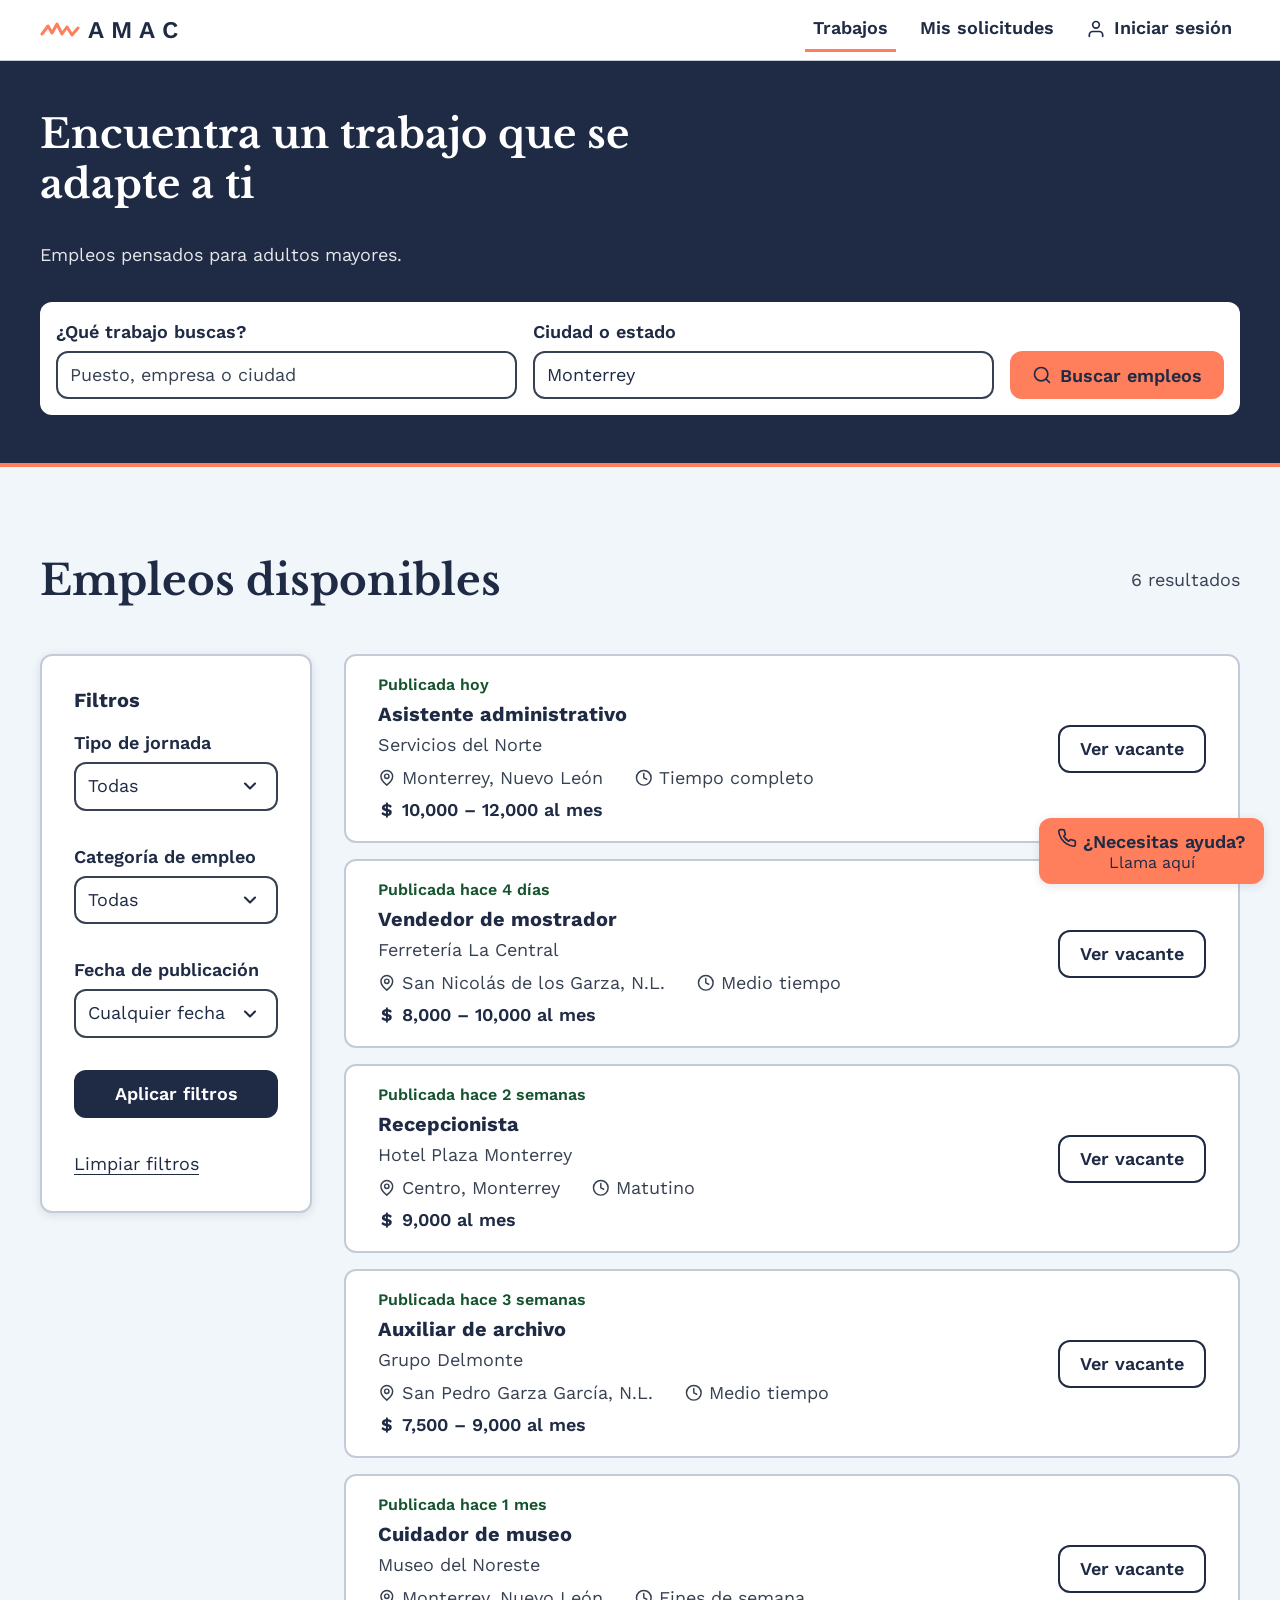
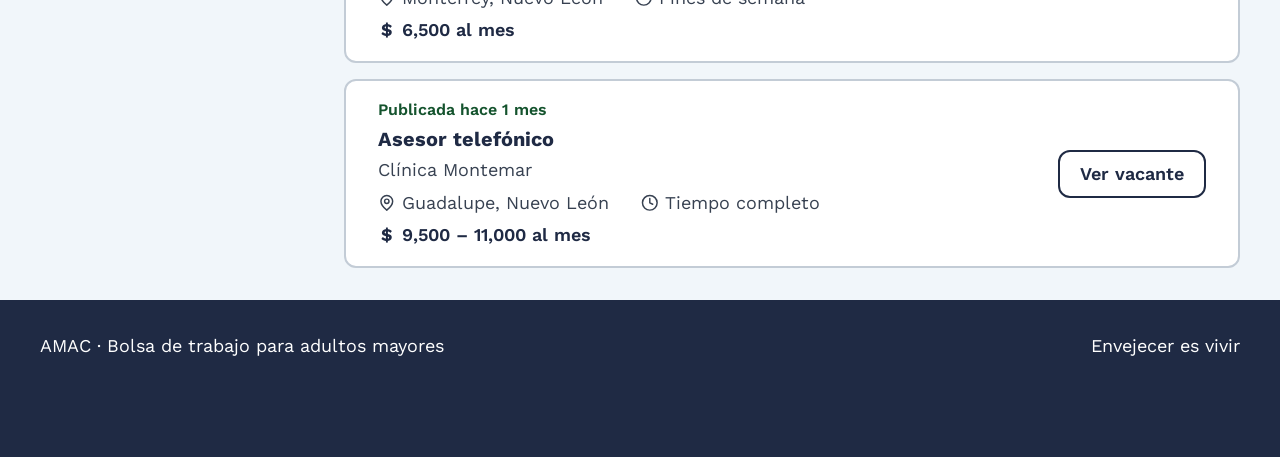
<file: index.html>
<!DOCTYPE html>
<html lang="es">
<head>
  <meta charset="UTF-8">
  <meta name="viewport" content="width=device-width, initial-scale=1.0">
  <meta name="description" content="AMAC: bolsa de trabajo para adultos mayores.">
  <title>Vacantes disponibles | AMAC</title>
  <link rel="icon" href="img/logo.svg" type="image/svg+xml">
  <link rel="preconnect" href="https://fonts.googleapis.com">
  <link rel="preconnect" href="https://fonts.gstatic.com" crossorigin>
  <link href="https://fonts.googleapis.com/css2?family=Libre+Baskerville:wght@400;700&amp;family=Work+Sans:wght@400;600;700&amp;display=swap" rel="stylesheet">
  <link rel="stylesheet" href="css/variables.css">
  <link rel="stylesheet" href="css/base.css">
  <link rel="stylesheet" href="css/layout.css">
  <link rel="stylesheet" href="css/componentes.css">
</head>
<body>
  <a class="saltar-contenido" href="#principal">Saltar al contenido</a>
  <header class="encabezado">
    <div class="contenedor encabezado__interior">
      <a class="logo" href="index.html"><img class="logo__imagen" src="img/logo.svg" alt="" width="40" height="20"><span>AMAC</span></a>
      <nav class="nav-principal" aria-label="Navegación principal">
        <ul class="nav-principal__lista">
          <li><a class="nav-principal__enlace" href="index.html" aria-current="page">Trabajos</a></li><li><a class="nav-principal__enlace" href="mis-solicitudes.html">Mis solicitudes</a></li><li><a class="nav-principal__enlace" href="login.html"><svg class="icono" width="20" height="20" viewBox="0 0 24 24" fill="none" stroke="currentColor" stroke-width="2" stroke-linecap="round" stroke-linejoin="round" aria-hidden="true" focusable="false"><path d="M20 21v-2a4 4 0 0 0-4-4H8a4 4 0 0 0-4 4v2"/><circle cx="12" cy="7" r="4"/></svg>Iniciar sesión</a></li>
        </ul>
      </nav>
    </div>
  </header>
  <main id="principal" class="principal--hero">
    <section class="hero" aria-labelledby="titulo-hero">
      <div class="contenedor pila">
        <h1 id="titulo-hero">Encuentra un trabajo que se adapte a ti</h1>
        <p>Empleos pensados para adultos mayores.</p>
        <form class="buscador" action="index.html" role="search" aria-label="Buscar vacantes">
          <div class="campo-formulario">
            <label for="buscar-puesto">¿Qué trabajo buscas?</label>
            <input type="search" id="buscar-puesto" name="puesto" placeholder="Puesto, empresa o ciudad">
          </div>
          <div class="campo-formulario">
            <label for="buscar-ciudad">Ciudad o estado</label>
            <input type="text" id="buscar-ciudad" name="ciudad" value="Monterrey" autocomplete="address-level2">
          </div>
          <button class="boton boton--primario" type="submit"><svg class="icono" width="20" height="20" viewBox="0 0 24 24" fill="none" stroke="currentColor" stroke-width="2" stroke-linecap="round" stroke-linejoin="round" aria-hidden="true" focusable="false"><circle cx="11" cy="11" r="8"/><path d="M21 21l-4.3-4.3"/></svg> Buscar empleos</button>
        </form>
      </div>
    </section>

    <section class="seccion-empleos" aria-labelledby="titulo-empleos">
      <div class="contenedor">
        <div class="encabezado-pagina">
          <h2 class="titulo-seccion" id="titulo-empleos">Empleos disponibles</h2>
          <p class="texto-suave">6 resultados</p>
        </div>

        <div class="catalogo">
          <aside class="tarjeta filtros" aria-labelledby="titulo-filtros">
            <h2 id="titulo-filtros">Filtros</h2>
            <form class="formulario" action="index.html">
              <div class="campo-formulario">
                <label for="filtro-jornada">Tipo de jornada</label>
                <select id="filtro-jornada" name="jornada">
                  <option>Todas</option>
              <option>Tiempo completo</option>
              <option>Medio tiempo</option>
              <option>Matutino</option>
              <option>Vespertino</option>
              <option>Fines de semana</option>
                </select>
              </div>
              <div class="campo-formulario">
                <label for="filtro-categoria">Categoría de empleo</label>
                <select id="filtro-categoria" name="categoria">
                  <option>Todas</option>
              <option>Administración</option>
              <option>Ventas</option>
              <option>Atención a clientes</option>
              <option>Servicios</option>
              <option>Cuidado y vigilancia</option>
                </select>
              </div>
              <div class="campo-formulario">
                <label for="filtro-fecha">Fecha de publicación</label>
                <select id="filtro-fecha" name="fecha">
                  <option>Cualquier fecha</option>
              <option>Hoy</option>
              <option>Última semana</option>
              <option>Último mes</option>
                </select>
              </div>
              <button class="boton boton--marino boton--completo" type="submit">Aplicar filtros</button>
              <a href="index.html">Limpiar filtros</a>
            </form>
          </aside>

          <ul class="lista-vacantes">
          <li>
            <article class="tarjeta-vacante">
              <div class="tarjeta-vacante__info">
                <p class="tarjeta-vacante__fecha">Publicada hoy</p>
                <h3 class="tarjeta-vacante__titulo">Asistente administrativo</h3>
                <p class="tarjeta-vacante__empresa">Servicios del Norte</p>
                <ul class="tarjeta-vacante__datos">
                  <li><svg class="icono" width="20" height="20" viewBox="0 0 24 24" fill="none" stroke="currentColor" stroke-width="2" stroke-linecap="round" stroke-linejoin="round" aria-hidden="true" focusable="false"><path d="M20 10c0 6-8 12-8 12S4 16 4 10a8 8 0 0 1 16 0z"/><circle cx="12" cy="10" r="3"/></svg><span class="solo-lector">Ubicación: </span>Monterrey, Nuevo León</li>
                  <li><svg class="icono" width="20" height="20" viewBox="0 0 24 24" fill="none" stroke="currentColor" stroke-width="2" stroke-linecap="round" stroke-linejoin="round" aria-hidden="true" focusable="false"><circle cx="12" cy="12" r="10"/><path d="M12 6v6l4 2"/></svg><span class="solo-lector">Jornada: </span>Tiempo completo</li>
                </ul>
                <p class="tarjeta-vacante__sueldo"><span class="signo-pesos" aria-hidden="true">$</span><span class="solo-lector">Sueldo: </span>10,000 – 12,000 al mes</p>
              </div>
              <a class="boton boton--secundario" href="vacante.html">Ver vacante<span class="solo-lector">: Asistente administrativo, Servicios del Norte</span></a>
            </article>
          </li>
          <li>
            <article class="tarjeta-vacante">
              <div class="tarjeta-vacante__info">
                <p class="tarjeta-vacante__fecha">Publicada hace 4 días</p>
                <h3 class="tarjeta-vacante__titulo">Vendedor de mostrador</h3>
                <p class="tarjeta-vacante__empresa">Ferretería La Central</p>
                <ul class="tarjeta-vacante__datos">
                  <li><svg class="icono" width="20" height="20" viewBox="0 0 24 24" fill="none" stroke="currentColor" stroke-width="2" stroke-linecap="round" stroke-linejoin="round" aria-hidden="true" focusable="false"><path d="M20 10c0 6-8 12-8 12S4 16 4 10a8 8 0 0 1 16 0z"/><circle cx="12" cy="10" r="3"/></svg><span class="solo-lector">Ubicación: </span>San Nicolás de los Garza, N.L.</li>
                  <li><svg class="icono" width="20" height="20" viewBox="0 0 24 24" fill="none" stroke="currentColor" stroke-width="2" stroke-linecap="round" stroke-linejoin="round" aria-hidden="true" focusable="false"><circle cx="12" cy="12" r="10"/><path d="M12 6v6l4 2"/></svg><span class="solo-lector">Jornada: </span>Medio tiempo</li>
                </ul>
                <p class="tarjeta-vacante__sueldo"><span class="signo-pesos" aria-hidden="true">$</span><span class="solo-lector">Sueldo: </span>8,000 – 10,000 al mes</p>
              </div>
              <a class="boton boton--secundario" href="vacante.html">Ver vacante<span class="solo-lector">: Vendedor de mostrador, Ferretería La Central</span></a>
            </article>
          </li>
          <li>
            <article class="tarjeta-vacante">
              <div class="tarjeta-vacante__info">
                <p class="tarjeta-vacante__fecha">Publicada hace 2 semanas</p>
                <h3 class="tarjeta-vacante__titulo">Recepcionista</h3>
                <p class="tarjeta-vacante__empresa">Hotel Plaza Monterrey</p>
                <ul class="tarjeta-vacante__datos">
                  <li><svg class="icono" width="20" height="20" viewBox="0 0 24 24" fill="none" stroke="currentColor" stroke-width="2" stroke-linecap="round" stroke-linejoin="round" aria-hidden="true" focusable="false"><path d="M20 10c0 6-8 12-8 12S4 16 4 10a8 8 0 0 1 16 0z"/><circle cx="12" cy="10" r="3"/></svg><span class="solo-lector">Ubicación: </span>Centro, Monterrey</li>
                  <li><svg class="icono" width="20" height="20" viewBox="0 0 24 24" fill="none" stroke="currentColor" stroke-width="2" stroke-linecap="round" stroke-linejoin="round" aria-hidden="true" focusable="false"><circle cx="12" cy="12" r="10"/><path d="M12 6v6l4 2"/></svg><span class="solo-lector">Jornada: </span>Matutino</li>
                </ul>
                <p class="tarjeta-vacante__sueldo"><span class="signo-pesos" aria-hidden="true">$</span><span class="solo-lector">Sueldo: </span>9,000 al mes</p>
              </div>
              <a class="boton boton--secundario" href="vacante.html">Ver vacante<span class="solo-lector">: Recepcionista, Hotel Plaza Monterrey</span></a>
            </article>
          </li>
          <li>
            <article class="tarjeta-vacante">
              <div class="tarjeta-vacante__info">
                <p class="tarjeta-vacante__fecha">Publicada hace 3 semanas</p>
                <h3 class="tarjeta-vacante__titulo">Auxiliar de archivo</h3>
                <p class="tarjeta-vacante__empresa">Grupo Delmonte</p>
                <ul class="tarjeta-vacante__datos">
                  <li><svg class="icono" width="20" height="20" viewBox="0 0 24 24" fill="none" stroke="currentColor" stroke-width="2" stroke-linecap="round" stroke-linejoin="round" aria-hidden="true" focusable="false"><path d="M20 10c0 6-8 12-8 12S4 16 4 10a8 8 0 0 1 16 0z"/><circle cx="12" cy="10" r="3"/></svg><span class="solo-lector">Ubicación: </span>San Pedro Garza García, N.L.</li>
                  <li><svg class="icono" width="20" height="20" viewBox="0 0 24 24" fill="none" stroke="currentColor" stroke-width="2" stroke-linecap="round" stroke-linejoin="round" aria-hidden="true" focusable="false"><circle cx="12" cy="12" r="10"/><path d="M12 6v6l4 2"/></svg><span class="solo-lector">Jornada: </span>Medio tiempo</li>
                </ul>
                <p class="tarjeta-vacante__sueldo"><span class="signo-pesos" aria-hidden="true">$</span><span class="solo-lector">Sueldo: </span>7,500 – 9,000 al mes</p>
              </div>
              <a class="boton boton--secundario" href="vacante.html">Ver vacante<span class="solo-lector">: Auxiliar de archivo, Grupo Delmonte</span></a>
            </article>
          </li>
          <li>
            <article class="tarjeta-vacante">
              <div class="tarjeta-vacante__info">
                <p class="tarjeta-vacante__fecha">Publicada hace 1 mes</p>
                <h3 class="tarjeta-vacante__titulo">Cuidador de museo</h3>
                <p class="tarjeta-vacante__empresa">Museo del Noreste</p>
                <ul class="tarjeta-vacante__datos">
                  <li><svg class="icono" width="20" height="20" viewBox="0 0 24 24" fill="none" stroke="currentColor" stroke-width="2" stroke-linecap="round" stroke-linejoin="round" aria-hidden="true" focusable="false"><path d="M20 10c0 6-8 12-8 12S4 16 4 10a8 8 0 0 1 16 0z"/><circle cx="12" cy="10" r="3"/></svg><span class="solo-lector">Ubicación: </span>Monterrey, Nuevo León</li>
                  <li><svg class="icono" width="20" height="20" viewBox="0 0 24 24" fill="none" stroke="currentColor" stroke-width="2" stroke-linecap="round" stroke-linejoin="round" aria-hidden="true" focusable="false"><circle cx="12" cy="12" r="10"/><path d="M12 6v6l4 2"/></svg><span class="solo-lector">Jornada: </span>Fines de semana</li>
                </ul>
                <p class="tarjeta-vacante__sueldo"><span class="signo-pesos" aria-hidden="true">$</span><span class="solo-lector">Sueldo: </span>6,500 al mes</p>
              </div>
              <a class="boton boton--secundario" href="vacante.html">Ver vacante<span class="solo-lector">: Cuidador de museo, Museo del Noreste</span></a>
            </article>
          </li>
          <li>
            <article class="tarjeta-vacante">
              <div class="tarjeta-vacante__info">
                <p class="tarjeta-vacante__fecha">Publicada hace 1 mes</p>
                <h3 class="tarjeta-vacante__titulo">Asesor telefónico</h3>
                <p class="tarjeta-vacante__empresa">Clínica Montemar</p>
                <ul class="tarjeta-vacante__datos">
                  <li><svg class="icono" width="20" height="20" viewBox="0 0 24 24" fill="none" stroke="currentColor" stroke-width="2" stroke-linecap="round" stroke-linejoin="round" aria-hidden="true" focusable="false"><path d="M20 10c0 6-8 12-8 12S4 16 4 10a8 8 0 0 1 16 0z"/><circle cx="12" cy="10" r="3"/></svg><span class="solo-lector">Ubicación: </span>Guadalupe, Nuevo León</li>
                  <li><svg class="icono" width="20" height="20" viewBox="0 0 24 24" fill="none" stroke="currentColor" stroke-width="2" stroke-linecap="round" stroke-linejoin="round" aria-hidden="true" focusable="false"><circle cx="12" cy="12" r="10"/><path d="M12 6v6l4 2"/></svg><span class="solo-lector">Jornada: </span>Tiempo completo</li>
                </ul>
                <p class="tarjeta-vacante__sueldo"><span class="signo-pesos" aria-hidden="true">$</span><span class="solo-lector">Sueldo: </span>9,500 – 11,000 al mes</p>
              </div>
              <a class="boton boton--secundario" href="vacante.html">Ver vacante<span class="solo-lector">: Asesor telefónico, Clínica Montemar</span></a>
            </article>
          </li>
          </ul>
        </div>
      </div>
    </section>
  </main>
  <footer class="pie">
    <div class="contenedor pie__interior">
      <p>AMAC · Bolsa de trabajo para adultos mayores</p>
      <p>Envejecer es vivir</p>
    </div>
  </footer>
  <div class="boton-ayuda">
    <a class="boton boton--primario boton--ayuda" href="tel:+528100000000">
      <span><svg class="icono" width="20" height="20" viewBox="0 0 24 24" fill="none" stroke="currentColor" stroke-width="2" stroke-linecap="round" stroke-linejoin="round" aria-hidden="true" focusable="false"><path d="M22 16.9v3a2 2 0 0 1-2.2 2 19.8 19.8 0 0 1-8.6-3.1 19.5 19.5 0 0 1-6-6A19.8 19.8 0 0 1 2.1 4.2 2 2 0 0 1 4.1 2h3a2 2 0 0 1 2 1.7c.1 1 .4 1.9.7 2.8a2 2 0 0 1-.5 2.1L8.1 9.9a16 16 0 0 0 6 6l1.3-1.3a2 2 0 0 1 2.1-.4c.9.3 1.8.6 2.8.7a2 2 0 0 1 1.7 2z"/></svg> ¿Necesitas ayuda?</span>
      <small>Llama aquí</small>
    </a>
  </div>
</body>
</html>
</file>
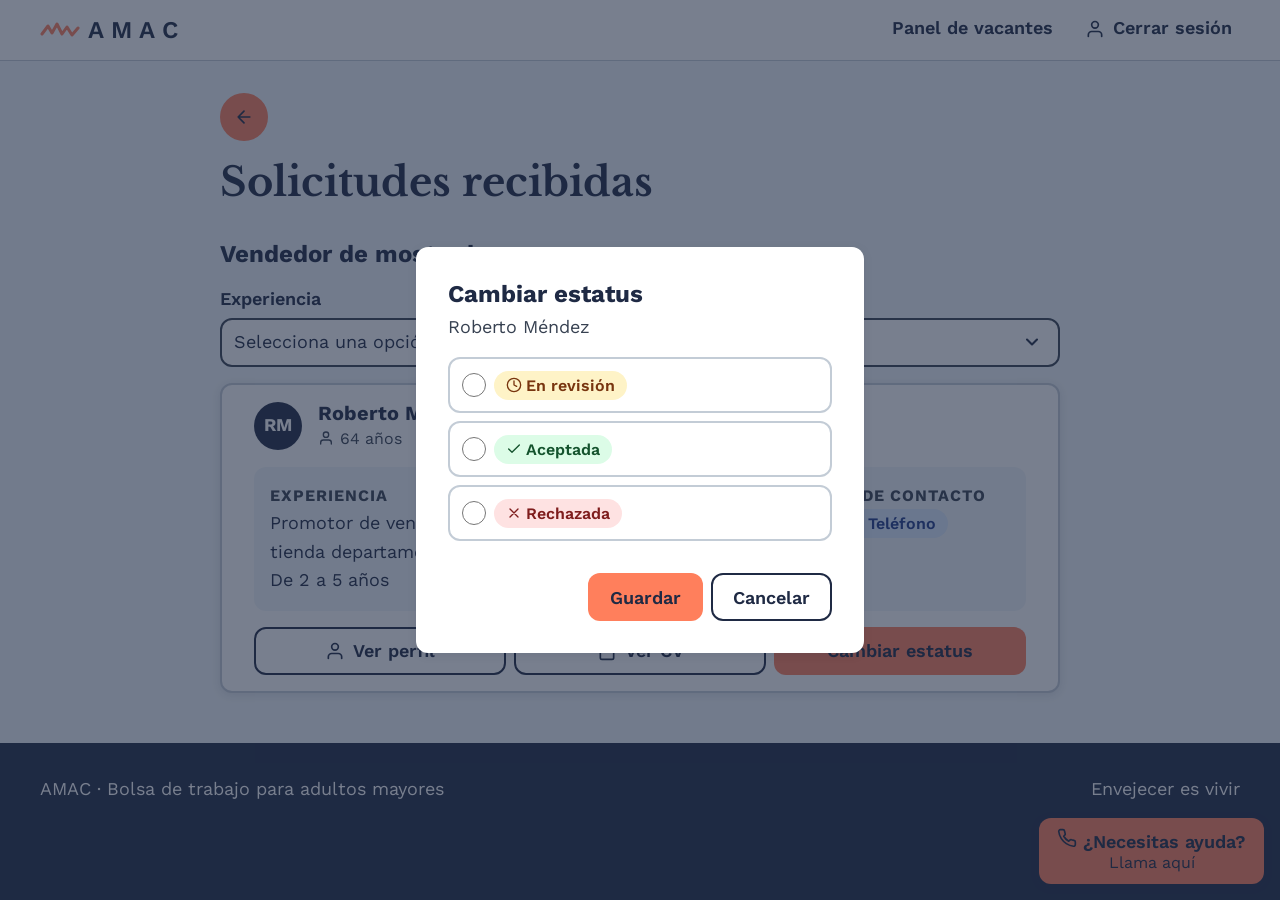
<file: cambiar-estatus.html>
<!DOCTYPE html>
<html lang="es">
<head>
  <meta charset="UTF-8">
  <meta name="viewport" content="width=device-width, initial-scale=1.0">
  <meta name="description" content="AMAC: bolsa de trabajo para adultos mayores.">
  <title>Cambiar estatus | AMAC</title>
  <link rel="icon" href="img/logo.svg" type="image/svg+xml">
  <link rel="preconnect" href="https://fonts.googleapis.com">
  <link rel="preconnect" href="https://fonts.gstatic.com" crossorigin>
  <link href="https://fonts.googleapis.com/css2?family=Libre+Baskerville:wght@400;700&amp;family=Work+Sans:wght@400;600;700&amp;display=swap" rel="stylesheet">
  <link rel="stylesheet" href="css/variables.css">
  <link rel="stylesheet" href="css/base.css">
  <link rel="stylesheet" href="css/layout.css">
  <link rel="stylesheet" href="css/componentes.css">
</head>
<body>
  <a class="saltar-contenido" href="#principal">Saltar al contenido</a>
  <header class="encabezado">
    <div class="contenedor encabezado__interior">
      <a class="logo" href="index.html"><img class="logo__imagen" src="img/logo.svg" alt="" width="40" height="20"><span>AMAC</span></a>
      <nav class="nav-principal" aria-label="Navegación principal">
        <ul class="nav-principal__lista">
          <li><a class="nav-principal__enlace" href="empresa-vacantes.html">Panel de vacantes</a></li><li><a class="nav-principal__enlace" href="login.html"><svg class="icono" width="20" height="20" viewBox="0 0 24 24" fill="none" stroke="currentColor" stroke-width="2" stroke-linecap="round" stroke-linejoin="round" aria-hidden="true" focusable="false"><path d="M20 21v-2a4 4 0 0 0-4-4H8a4 4 0 0 0-4 4v2"/><circle cx="12" cy="7" r="4"/></svg>Cerrar sesión</a></li>
        </ul>
      </nav>
    </div>
  </header>
  <main id="principal">
    <div inert aria-hidden="true">
    <div class="contenedor contenedor--medio pila">
      <a class="boton boton--primario boton--redondo" href="empresa-vacantes.html" aria-label="Regresar al panel de vacantes"><svg class="icono" width="20" height="20" viewBox="0 0 24 24" fill="none" stroke="currentColor" stroke-width="2" stroke-linecap="round" stroke-linejoin="round" aria-hidden="true" focusable="false"><path d="M19 12H5M12 19l-7-7 7-7"/></svg></a>
      <h1>Solicitudes recibidas</h1>
      <h2 class="subtitulo-pagina">Vendedor de mostrador</h2>
      <form class="rejilla-formulario" action="solicitudes-recibidas.html" aria-label="Filtros de solicitudes">
            <div class="campo-formulario">
              <label for="filtro-experiencia">Experiencia</label>
              <select id="filtro-experiencia" name="filtro-experiencia">
                <option value="">Selecciona una opción</option>
              <option>Sin experiencia</option>
              <option>De 1 a 2 años</option>
              <option>De 2 a 5 años</option>
              <option>Más de 5 años</option>
              </select>
            </div>
            <div class="campo-formulario">
              <label for="filtro-residencia">Lugar de residencia</label>
              <select id="filtro-residencia" name="filtro-residencia">
                <option value="">Selecciona una opción</option>
              <option>Monterrey, N.L.</option>
              <option>San Nicolás de los Garza, N.L.</option>
              <option>Guadalupe, N.L.</option>
              <option>San Pedro Garza García, N.L.</option>
              </select>
            </div>
      </form>

      <ul class="lista-registros">
        <li>
          <article class="tarjeta-candidato">
            <header class="tarjeta-candidato__cabecera">
              <span class="avatar" aria-hidden="true">RM</span>
              <div>
                <h3 class="tarjeta-candidato__nombre">Roberto Méndez</h3>
                <p class="tarjeta-candidato__meta"><span><svg class="icono" width="20" height="20" viewBox="0 0 24 24" fill="none" stroke="currentColor" stroke-width="2" stroke-linecap="round" stroke-linejoin="round" aria-hidden="true" focusable="false"><path d="M20 21v-2a4 4 0 0 0-4-4H8a4 4 0 0 0-4 4v2"/><circle cx="12" cy="7" r="4"/></svg>64 años</span><span><svg class="icono" width="20" height="20" viewBox="0 0 24 24" fill="none" stroke="currentColor" stroke-width="2" stroke-linecap="round" stroke-linejoin="round" aria-hidden="true" focusable="false"><path d="M20 10c0 6-8 12-8 12S4 16 4 10a8 8 0 0 1 16 0z"/><circle cx="12" cy="10" r="3"/></svg>Monterrey, N.L.</span></p>
              </div>
            </header>
            <dl class="tarjeta-candidato__datos">
              <div><dt>Experiencia</dt><dd>Promotor de ventas en tienda departamental<br>De 2 a 5 años</dd></div>
              <div><dt>Habilidades</dt><dd>Ventas, trato con clientes, manejo de caja</dd></div>
              <div class="tarjeta-candidato__contacto"><dt>Medio de contacto</dt><dd><span class="etiqueta-estatus etiqueta-estatus--contacto"><svg class="icono" width="20" height="20" viewBox="0 0 24 24" fill="none" stroke="currentColor" stroke-width="2" stroke-linecap="round" stroke-linejoin="round" aria-hidden="true" focusable="false"><path d="M22 16.9v3a2 2 0 0 1-2.2 2 19.8 19.8 0 0 1-8.6-3.1 19.5 19.5 0 0 1-6-6A19.8 19.8 0 0 1 2.1 4.2 2 2 0 0 1 4.1 2h3a2 2 0 0 1 2 1.7c.1 1 .4 1.9.7 2.8a2 2 0 0 1-.5 2.1L8.1 9.9a16 16 0 0 0 6 6l1.3-1.3a2 2 0 0 1 2.1-.4c.9.3 1.8.6 2.8.7a2 2 0 0 1 1.7 2z"/></svg>Teléfono</span></dd></div>
            </dl>
            <div class="tarjeta-candidato__acciones">
              <a class="boton boton--secundario" href="#"><svg class="icono" width="20" height="20" viewBox="0 0 24 24" fill="none" stroke="currentColor" stroke-width="2" stroke-linecap="round" stroke-linejoin="round" aria-hidden="true" focusable="false"><path d="M20 21v-2a4 4 0 0 0-4-4H8a4 4 0 0 0-4 4v2"/><circle cx="12" cy="7" r="4"/></svg> Ver perfil</a>
              <a class="boton boton--secundario" href="#"><svg class="icono" width="20" height="20" viewBox="0 0 24 24" fill="none" stroke="currentColor" stroke-width="2" stroke-linecap="round" stroke-linejoin="round" aria-hidden="true" focusable="false"><path d="M14 2H6a2 2 0 0 0-2 2v16a2 2 0 0 0 2 2h12a2 2 0 0 0 2-2V8z"/><path d="M14 2v6h6"/></svg> Ver CV</a>
              <a class="boton boton--primario" href="cambiar-estatus.html">Cambiar estatus</a>
            </div>
          </article>
        </li>
      </ul>
    </div>
    </div>
    <div class="modal-fondo">
      <section class="modal" role="dialog" aria-modal="true" aria-labelledby="titulo-modal">
        <h2 id="titulo-modal">Cambiar estatus</h2>
        <p class="texto-suave">Roberto Méndez</p>
        <form class="formulario" action="solicitudes-recibidas-actualizada.html" method="get">
          <fieldset class="grupo-opciones">
            <legend class="solo-lector">Nuevo estatus de la solicitud</legend>
            <div class="opcion-estatus">
              <input type="radio" id="estatus-revision" name="estatus" value="revision" required>
              <label for="estatus-revision"><span class="etiqueta-estatus etiqueta-estatus--revision"><svg class="icono" width="20" height="20" viewBox="0 0 24 24" fill="none" stroke="currentColor" stroke-width="2" stroke-linecap="round" stroke-linejoin="round" aria-hidden="true" focusable="false"><circle cx="12" cy="12" r="10"/><path d="M12 6v6l4 2"/></svg>En revisión</span></label>
            </div>
            <div class="opcion-estatus">
              <input type="radio" id="estatus-aceptada" name="estatus" value="aceptada" required>
              <label for="estatus-aceptada"><span class="etiqueta-estatus etiqueta-estatus--aceptada"><svg class="icono" width="20" height="20" viewBox="0 0 24 24" fill="none" stroke="currentColor" stroke-width="2" stroke-linecap="round" stroke-linejoin="round" aria-hidden="true" focusable="false"><path d="M20 6L9 17l-5-5"/></svg>Aceptada</span></label>
            </div>
            <div class="opcion-estatus">
              <input type="radio" id="estatus-rechazada" name="estatus" value="rechazada" required>
              <label for="estatus-rechazada"><span class="etiqueta-estatus etiqueta-estatus--rechazada"><svg class="icono" width="20" height="20" viewBox="0 0 24 24" fill="none" stroke="currentColor" stroke-width="2" stroke-linecap="round" stroke-linejoin="round" aria-hidden="true" focusable="false"><path d="M18 6 6 18M6 6l12 12"/></svg>Rechazada</span></label>
            </div>
          </fieldset>
          <div class="modal__acciones">
            <button class="boton boton--primario" type="submit">Guardar</button>
            <a class="boton boton--secundario" href="solicitudes-recibidas.html">Cancelar</a>
          </div>
        </form>
      </section>
    </div>
  </main>
  <footer class="pie">
    <div class="contenedor pie__interior">
      <p>AMAC · Bolsa de trabajo para adultos mayores</p>
      <p>Envejecer es vivir</p>
    </div>
  </footer>
  <div class="boton-ayuda">
    <a class="boton boton--primario boton--ayuda" href="tel:+528100000000">
      <span><svg class="icono" width="20" height="20" viewBox="0 0 24 24" fill="none" stroke="currentColor" stroke-width="2" stroke-linecap="round" stroke-linejoin="round" aria-hidden="true" focusable="false"><path d="M22 16.9v3a2 2 0 0 1-2.2 2 19.8 19.8 0 0 1-8.6-3.1 19.5 19.5 0 0 1-6-6A19.8 19.8 0 0 1 2.1 4.2 2 2 0 0 1 4.1 2h3a2 2 0 0 1 2 1.7c.1 1 .4 1.9.7 2.8a2 2 0 0 1-.5 2.1L8.1 9.9a16 16 0 0 0 6 6l1.3-1.3a2 2 0 0 1 2.1-.4c.9.3 1.8.6 2.8.7a2 2 0 0 1 1.7 2z"/></svg> ¿Necesitas ayuda?</span>
      <small>Llama aquí</small>
    </a>
  </div>
</body>
</html>
</file>
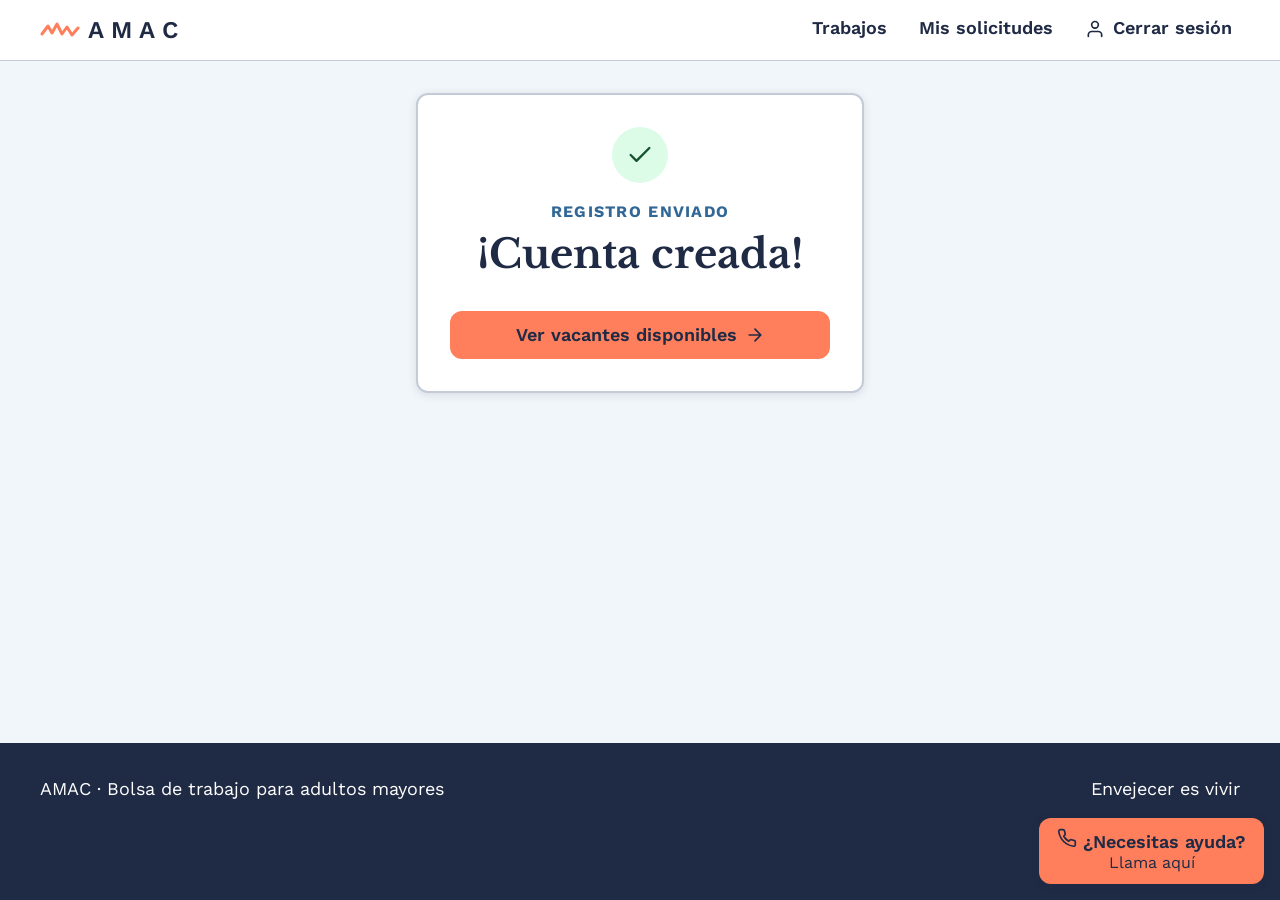
<file: cuenta-creada.html>
<!DOCTYPE html>
<html lang="es">
<head>
  <meta charset="UTF-8">
  <meta name="viewport" content="width=device-width, initial-scale=1.0">
  <meta name="description" content="AMAC: bolsa de trabajo para adultos mayores.">
  <title>Cuenta creada | AMAC</title>
  <link rel="icon" href="img/logo.svg" type="image/svg+xml">
  <link rel="preconnect" href="https://fonts.googleapis.com">
  <link rel="preconnect" href="https://fonts.gstatic.com" crossorigin>
  <link href="https://fonts.googleapis.com/css2?family=Libre+Baskerville:wght@400;700&amp;family=Work+Sans:wght@400;600;700&amp;display=swap" rel="stylesheet">
  <link rel="stylesheet" href="css/variables.css">
  <link rel="stylesheet" href="css/base.css">
  <link rel="stylesheet" href="css/layout.css">
  <link rel="stylesheet" href="css/componentes.css">
</head>
<body>
  <a class="saltar-contenido" href="#principal">Saltar al contenido</a>
  <header class="encabezado">
    <div class="contenedor encabezado__interior">
      <a class="logo" href="index.html"><img class="logo__imagen" src="img/logo.svg" alt="" width="40" height="20"><span>AMAC</span></a>
      <nav class="nav-principal" aria-label="Navegación principal">
        <ul class="nav-principal__lista">
          <li><a class="nav-principal__enlace" href="index.html">Trabajos</a></li><li><a class="nav-principal__enlace" href="mis-solicitudes.html">Mis solicitudes</a></li><li><a class="nav-principal__enlace" href="login.html"><svg class="icono" width="20" height="20" viewBox="0 0 24 24" fill="none" stroke="currentColor" stroke-width="2" stroke-linecap="round" stroke-linejoin="round" aria-hidden="true" focusable="false"><path d="M20 21v-2a4 4 0 0 0-4-4H8a4 4 0 0 0-4 4v2"/><circle cx="12" cy="7" r="4"/></svg>Cerrar sesión</a></li>
        </ul>
      </nav>
    </div>
  </header>
  <main id="principal">
    <div class="contenedor contenedor--minimo">
      <section class="tarjeta pila texto-centro" aria-labelledby="titulo-creada">
        <span class="icono-circulo"><svg class="icono icono--grande" width="20" height="20" viewBox="0 0 24 24" fill="none" stroke="currentColor" stroke-width="2" stroke-linecap="round" stroke-linejoin="round" aria-hidden="true" focusable="false"><path d="M20 6L9 17l-5-5"/></svg></span>
        <div>
          <p class="etiqueta-seccion">Registro enviado</p>
          <h1 id="titulo-creada">¡Cuenta creada!</h1>
        </div>
        <a class="boton boton--primario boton--completo" href="index.html">Ver vacantes disponibles <svg class="icono" width="20" height="20" viewBox="0 0 24 24" fill="none" stroke="currentColor" stroke-width="2" stroke-linecap="round" stroke-linejoin="round" aria-hidden="true" focusable="false"><path d="M5 12h14M12 5l7 7-7 7"/></svg></a>
      </section>
    </div>
  </main>
  <footer class="pie">
    <div class="contenedor pie__interior">
      <p>AMAC · Bolsa de trabajo para adultos mayores</p>
      <p>Envejecer es vivir</p>
    </div>
  </footer>
  <div class="boton-ayuda">
    <a class="boton boton--primario boton--ayuda" href="tel:+528100000000">
      <span><svg class="icono" width="20" height="20" viewBox="0 0 24 24" fill="none" stroke="currentColor" stroke-width="2" stroke-linecap="round" stroke-linejoin="round" aria-hidden="true" focusable="false"><path d="M22 16.9v3a2 2 0 0 1-2.2 2 19.8 19.8 0 0 1-8.6-3.1 19.5 19.5 0 0 1-6-6A19.8 19.8 0 0 1 2.1 4.2 2 2 0 0 1 4.1 2h3a2 2 0 0 1 2 1.7c.1 1 .4 1.9.7 2.8a2 2 0 0 1-.5 2.1L8.1 9.9a16 16 0 0 0 6 6l1.3-1.3a2 2 0 0 1 2.1-.4c.9.3 1.8.6 2.8.7a2 2 0 0 1 1.7 2z"/></svg> ¿Necesitas ayuda?</span>
      <small>Llama aquí</small>
    </a>
  </div>
</body>
</html>
</file>
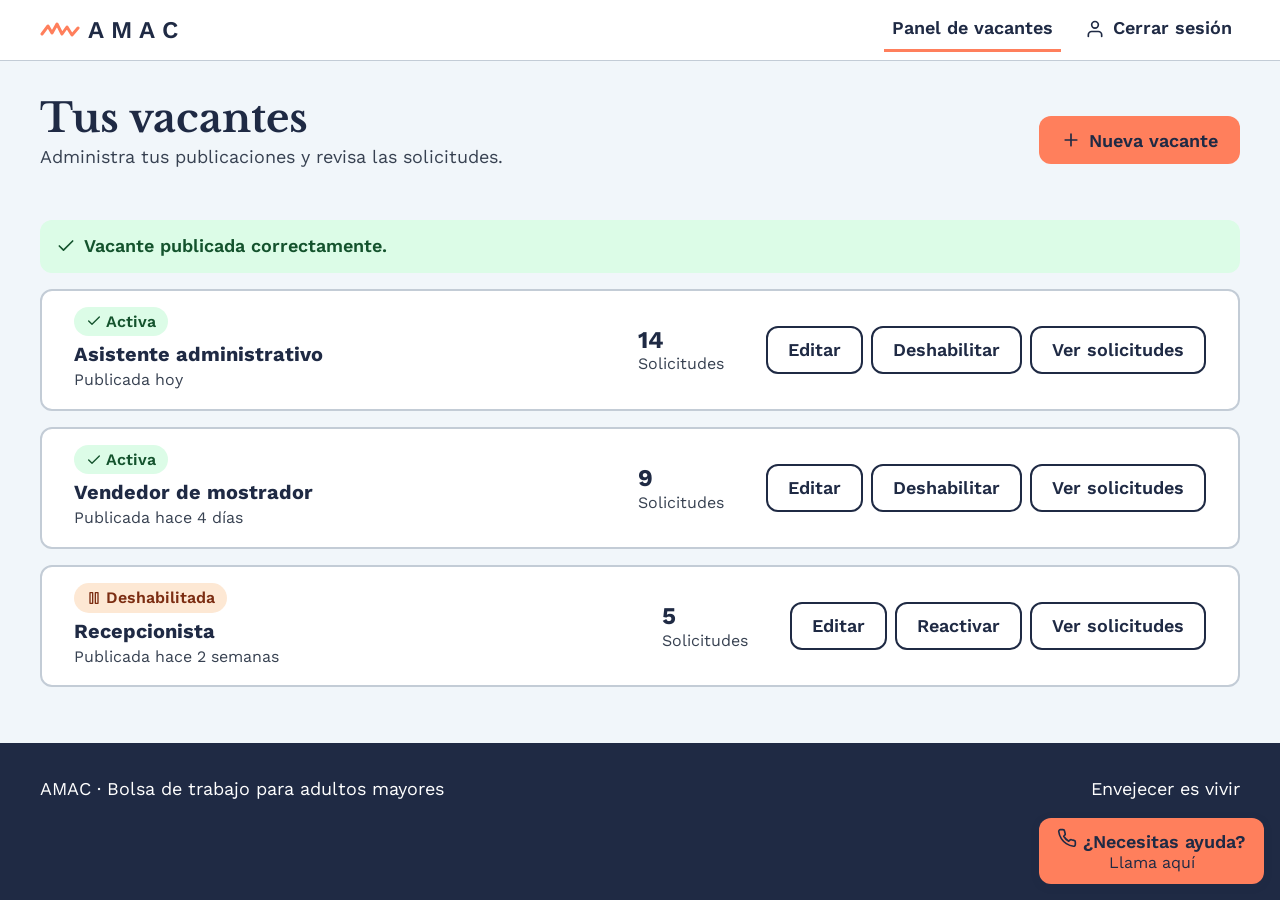
<file: empresa-vacantes-publicada.html>
<!DOCTYPE html>
<html lang="es">
<head>
  <meta charset="UTF-8">
  <meta name="viewport" content="width=device-width, initial-scale=1.0">
  <meta name="description" content="AMAC: bolsa de trabajo para adultos mayores.">
  <title>Vacante publicada | AMAC</title>
  <link rel="icon" href="img/logo.svg" type="image/svg+xml">
  <link rel="preconnect" href="https://fonts.googleapis.com">
  <link rel="preconnect" href="https://fonts.gstatic.com" crossorigin>
  <link href="https://fonts.googleapis.com/css2?family=Libre+Baskerville:wght@400;700&amp;family=Work+Sans:wght@400;600;700&amp;display=swap" rel="stylesheet">
  <link rel="stylesheet" href="css/variables.css">
  <link rel="stylesheet" href="css/base.css">
  <link rel="stylesheet" href="css/layout.css">
  <link rel="stylesheet" href="css/componentes.css">
</head>
<body>
  <a class="saltar-contenido" href="#principal">Saltar al contenido</a>
  <header class="encabezado">
    <div class="contenedor encabezado__interior">
      <a class="logo" href="index.html"><img class="logo__imagen" src="img/logo.svg" alt="" width="40" height="20"><span>AMAC</span></a>
      <nav class="nav-principal" aria-label="Navegación principal">
        <ul class="nav-principal__lista">
          <li><a class="nav-principal__enlace" href="empresa-vacantes.html" aria-current="page">Panel de vacantes</a></li><li><a class="nav-principal__enlace" href="login.html"><svg class="icono" width="20" height="20" viewBox="0 0 24 24" fill="none" stroke="currentColor" stroke-width="2" stroke-linecap="round" stroke-linejoin="round" aria-hidden="true" focusable="false"><path d="M20 21v-2a4 4 0 0 0-4-4H8a4 4 0 0 0-4 4v2"/><circle cx="12" cy="7" r="4"/></svg>Cerrar sesión</a></li>
        </ul>
      </nav>
    </div>
  </header>
  <main id="principal">
    <div class="contenedor">
      <div class="encabezado-pagina">
        <div>
          <h1>Tus vacantes</h1>
          <p class="texto-suave">Administra tus publicaciones y revisa las solicitudes.</p>
        </div>
        <a class="boton boton--primario" href="nueva-vacante.html"><svg class="icono" width="20" height="20" viewBox="0 0 24 24" fill="none" stroke="currentColor" stroke-width="2" stroke-linecap="round" stroke-linejoin="round" aria-hidden="true" focusable="false"><path d="M12 5v14M5 12h14"/></svg> Nueva vacante</a>
      </div>
      <p class="aviso-exito" role="status"><svg class="icono" width="20" height="20" viewBox="0 0 24 24" fill="none" stroke="currentColor" stroke-width="2" stroke-linecap="round" stroke-linejoin="round" aria-hidden="true" focusable="false"><path d="M20 6L9 17l-5-5"/></svg> Vacante publicada correctamente.</p>
      <ul class="lista-registros">
          <li>
            <article class="fila-vacante">
              <div class="fila-vacante__info">
                <p><span class="etiqueta-estatus etiqueta-estatus--activa"><svg class="icono" width="20" height="20" viewBox="0 0 24 24" fill="none" stroke="currentColor" stroke-width="2" stroke-linecap="round" stroke-linejoin="round" aria-hidden="true" focusable="false"><path d="M20 6L9 17l-5-5"/></svg>Activa</span></p>
                <h2 class="fila-vacante__titulo">Asistente administrativo</h2>
                <p class="fila-vacante__fecha">Publicada hoy</p>
              </div>
              <p class="fila-vacante__numero"><strong>14</strong><span>Solicitudes</span></p>
              <div class="fila-vacante__acciones">
                <a class="boton boton--secundario" href="#">Editar<span class="solo-lector">: Asistente administrativo</span></a>
                <a class="boton boton--secundario" href="empresa-vacantes.html">Deshabilitar<span class="solo-lector">: Asistente administrativo</span></a>
                <a class="boton boton--secundario" href="solicitudes-recibidas.html">Ver solicitudes<span class="solo-lector">: Asistente administrativo</span></a>
              </div>
            </article>
          </li>
          <li>
            <article class="fila-vacante">
              <div class="fila-vacante__info">
                <p><span class="etiqueta-estatus etiqueta-estatus--activa"><svg class="icono" width="20" height="20" viewBox="0 0 24 24" fill="none" stroke="currentColor" stroke-width="2" stroke-linecap="round" stroke-linejoin="round" aria-hidden="true" focusable="false"><path d="M20 6L9 17l-5-5"/></svg>Activa</span></p>
                <h2 class="fila-vacante__titulo">Vendedor de mostrador</h2>
                <p class="fila-vacante__fecha">Publicada hace 4 días</p>
              </div>
              <p class="fila-vacante__numero"><strong>9</strong><span>Solicitudes</span></p>
              <div class="fila-vacante__acciones">
                <a class="boton boton--secundario" href="#">Editar<span class="solo-lector">: Vendedor de mostrador</span></a>
                <a class="boton boton--secundario" href="empresa-vacantes.html">Deshabilitar<span class="solo-lector">: Vendedor de mostrador</span></a>
                <a class="boton boton--secundario" href="solicitudes-recibidas.html">Ver solicitudes<span class="solo-lector">: Vendedor de mostrador</span></a>
              </div>
            </article>
          </li>
          <li>
            <article class="fila-vacante">
              <div class="fila-vacante__info">
                <p><span class="etiqueta-estatus etiqueta-estatus--deshabilitada"><svg class="icono" width="20" height="20" viewBox="0 0 24 24" fill="none" stroke="currentColor" stroke-width="2" stroke-linecap="round" stroke-linejoin="round" aria-hidden="true" focusable="false"><path d="M10 4H6v16h4zM18 4h-4v16h4z"/></svg>Deshabilitada</span></p>
                <h2 class="fila-vacante__titulo">Recepcionista</h2>
                <p class="fila-vacante__fecha">Publicada hace 2 semanas</p>
              </div>
              <p class="fila-vacante__numero"><strong>5</strong><span>Solicitudes</span></p>
              <div class="fila-vacante__acciones">
                <a class="boton boton--secundario" href="#">Editar<span class="solo-lector">: Recepcionista</span></a>
                <a class="boton boton--secundario" href="empresa-vacantes.html">Reactivar<span class="solo-lector">: Recepcionista</span></a>
                <a class="boton boton--secundario" href="solicitudes-recibidas.html">Ver solicitudes<span class="solo-lector">: Recepcionista</span></a>
              </div>
            </article>
          </li>
      </ul>
    </div>
  </main>
  <footer class="pie">
    <div class="contenedor pie__interior">
      <p>AMAC · Bolsa de trabajo para adultos mayores</p>
      <p>Envejecer es vivir</p>
    </div>
  </footer>
  <div class="boton-ayuda">
    <a class="boton boton--primario boton--ayuda" href="tel:+528100000000">
      <span><svg class="icono" width="20" height="20" viewBox="0 0 24 24" fill="none" stroke="currentColor" stroke-width="2" stroke-linecap="round" stroke-linejoin="round" aria-hidden="true" focusable="false"><path d="M22 16.9v3a2 2 0 0 1-2.2 2 19.8 19.8 0 0 1-8.6-3.1 19.5 19.5 0 0 1-6-6A19.8 19.8 0 0 1 2.1 4.2 2 2 0 0 1 4.1 2h3a2 2 0 0 1 2 1.7c.1 1 .4 1.9.7 2.8a2 2 0 0 1-.5 2.1L8.1 9.9a16 16 0 0 0 6 6l1.3-1.3a2 2 0 0 1 2.1-.4c.9.3 1.8.6 2.8.7a2 2 0 0 1 1.7 2z"/></svg> ¿Necesitas ayuda?</span>
      <small>Llama aquí</small>
    </a>
  </div>
</body>
</html>
</file>
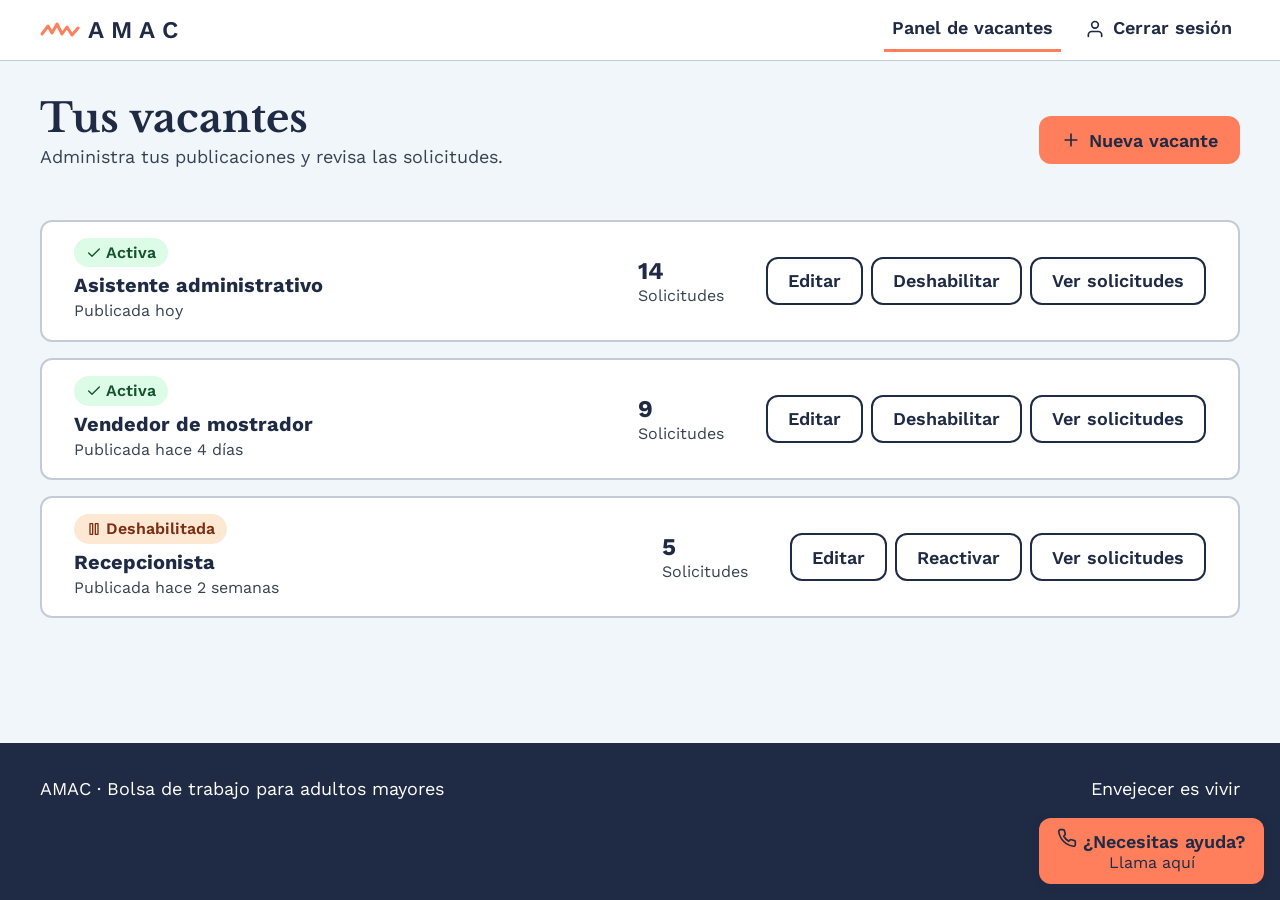
<file: empresa-vacantes.html>
<!DOCTYPE html>
<html lang="es">
<head>
  <meta charset="UTF-8">
  <meta name="viewport" content="width=device-width, initial-scale=1.0">
  <meta name="description" content="AMAC: bolsa de trabajo para adultos mayores.">
  <title>Panel de vacantes de la empresa | AMAC</title>
  <link rel="icon" href="img/logo.svg" type="image/svg+xml">
  <link rel="preconnect" href="https://fonts.googleapis.com">
  <link rel="preconnect" href="https://fonts.gstatic.com" crossorigin>
  <link href="https://fonts.googleapis.com/css2?family=Libre+Baskerville:wght@400;700&amp;family=Work+Sans:wght@400;600;700&amp;display=swap" rel="stylesheet">
  <link rel="stylesheet" href="css/variables.css">
  <link rel="stylesheet" href="css/base.css">
  <link rel="stylesheet" href="css/layout.css">
  <link rel="stylesheet" href="css/componentes.css">
</head>
<body>
  <a class="saltar-contenido" href="#principal">Saltar al contenido</a>
  <header class="encabezado">
    <div class="contenedor encabezado__interior">
      <a class="logo" href="index.html"><img class="logo__imagen" src="img/logo.svg" alt="" width="40" height="20"><span>AMAC</span></a>
      <nav class="nav-principal" aria-label="Navegación principal">
        <ul class="nav-principal__lista">
          <li><a class="nav-principal__enlace" href="empresa-vacantes.html" aria-current="page">Panel de vacantes</a></li><li><a class="nav-principal__enlace" href="login.html"><svg class="icono" width="20" height="20" viewBox="0 0 24 24" fill="none" stroke="currentColor" stroke-width="2" stroke-linecap="round" stroke-linejoin="round" aria-hidden="true" focusable="false"><path d="M20 21v-2a4 4 0 0 0-4-4H8a4 4 0 0 0-4 4v2"/><circle cx="12" cy="7" r="4"/></svg>Cerrar sesión</a></li>
        </ul>
      </nav>
    </div>
  </header>
  <main id="principal">
    <div class="contenedor">
      <div class="encabezado-pagina">
        <div>
          <h1>Tus vacantes</h1>
          <p class="texto-suave">Administra tus publicaciones y revisa las solicitudes.</p>
        </div>
        <a class="boton boton--primario" href="nueva-vacante.html"><svg class="icono" width="20" height="20" viewBox="0 0 24 24" fill="none" stroke="currentColor" stroke-width="2" stroke-linecap="round" stroke-linejoin="round" aria-hidden="true" focusable="false"><path d="M12 5v14M5 12h14"/></svg> Nueva vacante</a>
      </div>
      <ul class="lista-registros">
          <li>
            <article class="fila-vacante">
              <div class="fila-vacante__info">
                <p><span class="etiqueta-estatus etiqueta-estatus--activa"><svg class="icono" width="20" height="20" viewBox="0 0 24 24" fill="none" stroke="currentColor" stroke-width="2" stroke-linecap="round" stroke-linejoin="round" aria-hidden="true" focusable="false"><path d="M20 6L9 17l-5-5"/></svg>Activa</span></p>
                <h2 class="fila-vacante__titulo">Asistente administrativo</h2>
                <p class="fila-vacante__fecha">Publicada hoy</p>
              </div>
              <p class="fila-vacante__numero"><strong>14</strong><span>Solicitudes</span></p>
              <div class="fila-vacante__acciones">
                <a class="boton boton--secundario" href="#">Editar<span class="solo-lector">: Asistente administrativo</span></a>
                <a class="boton boton--secundario" href="empresa-vacantes.html">Deshabilitar<span class="solo-lector">: Asistente administrativo</span></a>
                <a class="boton boton--secundario" href="solicitudes-recibidas.html">Ver solicitudes<span class="solo-lector">: Asistente administrativo</span></a>
              </div>
            </article>
          </li>
          <li>
            <article class="fila-vacante">
              <div class="fila-vacante__info">
                <p><span class="etiqueta-estatus etiqueta-estatus--activa"><svg class="icono" width="20" height="20" viewBox="0 0 24 24" fill="none" stroke="currentColor" stroke-width="2" stroke-linecap="round" stroke-linejoin="round" aria-hidden="true" focusable="false"><path d="M20 6L9 17l-5-5"/></svg>Activa</span></p>
                <h2 class="fila-vacante__titulo">Vendedor de mostrador</h2>
                <p class="fila-vacante__fecha">Publicada hace 4 días</p>
              </div>
              <p class="fila-vacante__numero"><strong>9</strong><span>Solicitudes</span></p>
              <div class="fila-vacante__acciones">
                <a class="boton boton--secundario" href="#">Editar<span class="solo-lector">: Vendedor de mostrador</span></a>
                <a class="boton boton--secundario" href="empresa-vacantes.html">Deshabilitar<span class="solo-lector">: Vendedor de mostrador</span></a>
                <a class="boton boton--secundario" href="solicitudes-recibidas.html">Ver solicitudes<span class="solo-lector">: Vendedor de mostrador</span></a>
              </div>
            </article>
          </li>
          <li>
            <article class="fila-vacante">
              <div class="fila-vacante__info">
                <p><span class="etiqueta-estatus etiqueta-estatus--deshabilitada"><svg class="icono" width="20" height="20" viewBox="0 0 24 24" fill="none" stroke="currentColor" stroke-width="2" stroke-linecap="round" stroke-linejoin="round" aria-hidden="true" focusable="false"><path d="M10 4H6v16h4zM18 4h-4v16h4z"/></svg>Deshabilitada</span></p>
                <h2 class="fila-vacante__titulo">Recepcionista</h2>
                <p class="fila-vacante__fecha">Publicada hace 2 semanas</p>
              </div>
              <p class="fila-vacante__numero"><strong>5</strong><span>Solicitudes</span></p>
              <div class="fila-vacante__acciones">
                <a class="boton boton--secundario" href="#">Editar<span class="solo-lector">: Recepcionista</span></a>
                <a class="boton boton--secundario" href="empresa-vacantes.html">Reactivar<span class="solo-lector">: Recepcionista</span></a>
                <a class="boton boton--secundario" href="solicitudes-recibidas.html">Ver solicitudes<span class="solo-lector">: Recepcionista</span></a>
              </div>
            </article>
          </li>
      </ul>
    </div>
  </main>
  <footer class="pie">
    <div class="contenedor pie__interior">
      <p>AMAC · Bolsa de trabajo para adultos mayores</p>
      <p>Envejecer es vivir</p>
    </div>
  </footer>
  <div class="boton-ayuda">
    <a class="boton boton--primario boton--ayuda" href="tel:+528100000000">
      <span><svg class="icono" width="20" height="20" viewBox="0 0 24 24" fill="none" stroke="currentColor" stroke-width="2" stroke-linecap="round" stroke-linejoin="round" aria-hidden="true" focusable="false"><path d="M22 16.9v3a2 2 0 0 1-2.2 2 19.8 19.8 0 0 1-8.6-3.1 19.5 19.5 0 0 1-6-6A19.8 19.8 0 0 1 2.1 4.2 2 2 0 0 1 4.1 2h3a2 2 0 0 1 2 1.7c.1 1 .4 1.9.7 2.8a2 2 0 0 1-.5 2.1L8.1 9.9a16 16 0 0 0 6 6l1.3-1.3a2 2 0 0 1 2.1-.4c.9.3 1.8.6 2.8.7a2 2 0 0 1 1.7 2z"/></svg> ¿Necesitas ayuda?</span>
      <small>Llama aquí</small>
    </a>
  </div>
</body>
</html>
</file>
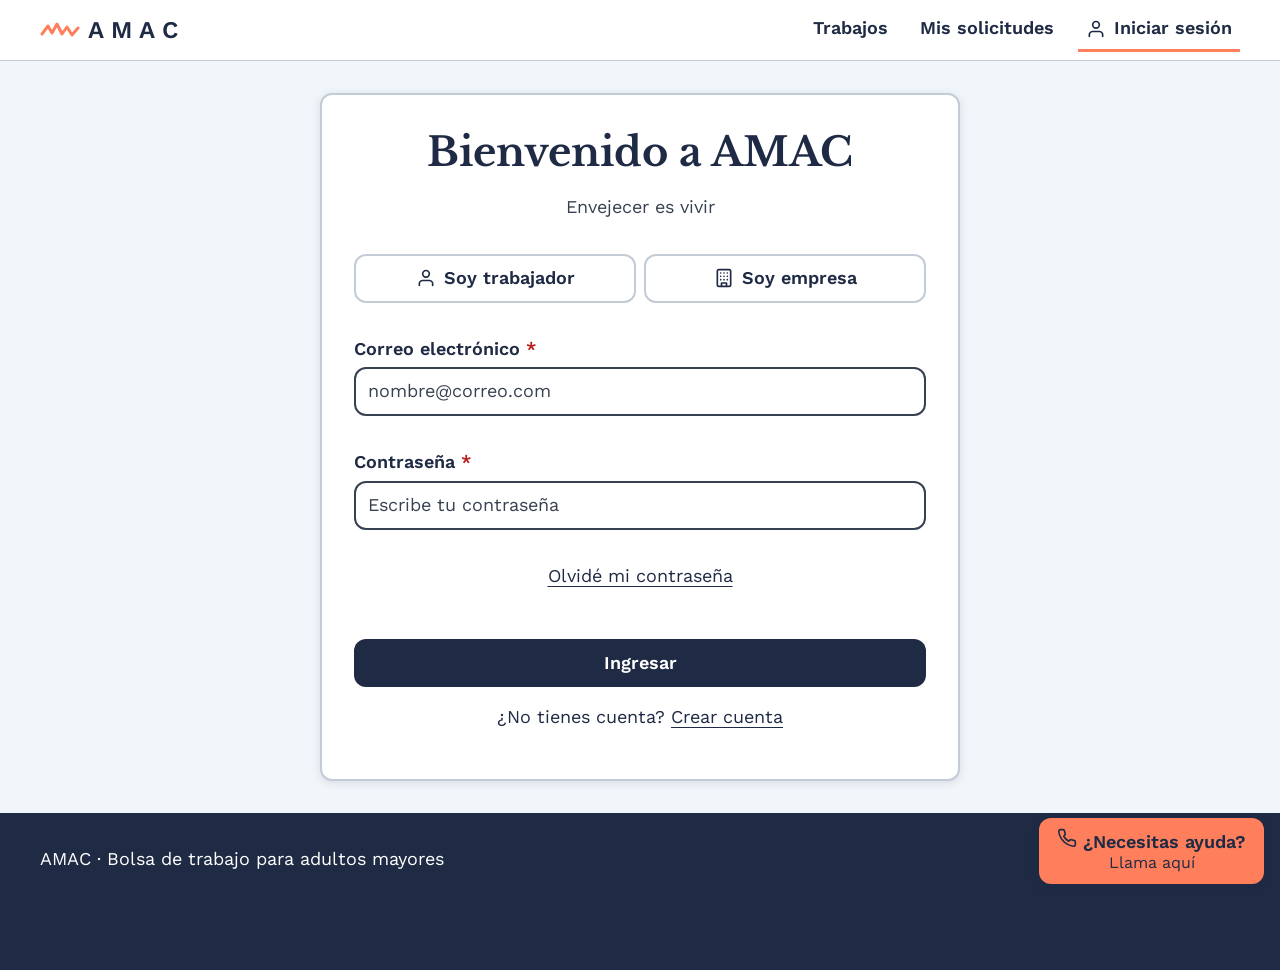
<file: login.html>
<!DOCTYPE html>
<html lang="es">
<head>
  <meta charset="UTF-8">
  <meta name="viewport" content="width=device-width, initial-scale=1.0">
  <meta name="description" content="AMAC: bolsa de trabajo para adultos mayores.">
  <title>Iniciar sesión | AMAC</title>
  <link rel="icon" href="img/logo.svg" type="image/svg+xml">
  <link rel="preconnect" href="https://fonts.googleapis.com">
  <link rel="preconnect" href="https://fonts.gstatic.com" crossorigin>
  <link href="https://fonts.googleapis.com/css2?family=Libre+Baskerville:wght@400;700&amp;family=Work+Sans:wght@400;600;700&amp;display=swap" rel="stylesheet">
  <link rel="stylesheet" href="css/variables.css">
  <link rel="stylesheet" href="css/base.css">
  <link rel="stylesheet" href="css/layout.css">
  <link rel="stylesheet" href="css/componentes.css">
</head>
<body>
  <a class="saltar-contenido" href="#principal">Saltar al contenido</a>
  <header class="encabezado">
    <div class="contenedor encabezado__interior">
      <a class="logo" href="index.html"><img class="logo__imagen" src="img/logo.svg" alt="" width="40" height="20"><span>AMAC</span></a>
      <nav class="nav-principal" aria-label="Navegación principal">
        <ul class="nav-principal__lista">
          <li><a class="nav-principal__enlace" href="index.html">Trabajos</a></li><li><a class="nav-principal__enlace" href="mis-solicitudes.html">Mis solicitudes</a></li><li><a class="nav-principal__enlace" href="login.html" aria-current="page"><svg class="icono" width="20" height="20" viewBox="0 0 24 24" fill="none" stroke="currentColor" stroke-width="2" stroke-linecap="round" stroke-linejoin="round" aria-hidden="true" focusable="false"><path d="M20 21v-2a4 4 0 0 0-4-4H8a4 4 0 0 0-4 4v2"/><circle cx="12" cy="7" r="4"/></svg>Iniciar sesión</a></li>
        </ul>
      </nav>
    </div>
  </header>
  <main id="principal">
    <div class="contenedor contenedor--angosto">
      <section class="tarjeta pila" aria-labelledby="titulo-login">
        <header class="texto-centro">
          <h1 id="titulo-login">Bienvenido a AMAC</h1>
          <p class="texto-suave">Envejecer es vivir</p>
        </header>
        <form class="formulario" id="form-login" action="index.html" method="get">
          <fieldset class="selector-rol">
            <legend class="solo-lector">Elige tu rol</legend>
            <div class="selector-rol__opcion">
              <input type="radio" id="rol-trabajador" name="rol" value="trabajador" required>
              <label for="rol-trabajador"><svg class="icono" width="20" height="20" viewBox="0 0 24 24" fill="none" stroke="currentColor" stroke-width="2" stroke-linecap="round" stroke-linejoin="round" aria-hidden="true" focusable="false"><path d="M20 21v-2a4 4 0 0 0-4-4H8a4 4 0 0 0-4 4v2"/><circle cx="12" cy="7" r="4"/></svg> Soy trabajador</label>
            </div>
            <div class="selector-rol__opcion">
              <input type="radio" id="rol-empresa" name="rol" value="empresa">
              <label for="rol-empresa"><svg class="icono" width="20" height="20" viewBox="0 0 24 24" fill="none" stroke="currentColor" stroke-width="2" stroke-linecap="round" stroke-linejoin="round" aria-hidden="true" focusable="false"><rect x="4" y="2" width="16" height="20" rx="2"/><path d="M9 22v-4h6v4M8 6h.01M12 6h.01M16 6h.01M8 10h.01M12 10h.01M16 10h.01M8 14h.01M12 14h.01M16 14h.01"/></svg> Soy empresa</label>
            </div>
          </fieldset>

          <div class="campo-formulario">
            <label for="correo">Correo electrónico <span class="campo-formulario__obligatorio" aria-hidden="true">*</span></label>
            <input type="email" id="correo" name="correo" placeholder="nombre@correo.com" autocomplete="email" required>
          </div>
          <div class="campo-formulario">
            <label for="contrasena">Contraseña <span class="campo-formulario__obligatorio" aria-hidden="true">*</span></label>
            <input type="password" id="contrasena" placeholder="Escribe tu contraseña" autocomplete="current-password" required>
          </div>

          <p class="texto-centro"><a href="#">Olvidé mi contraseña</a></p>

          <button class="boton boton--marino boton--completo" type="submit">Ingresar</button>
        </form>
        <p class="texto-centro">¿No tienes cuenta? <a id="enlace-crear-cuenta" href="registro-candidato.html">Crear cuenta</a></p>
      </section>
    </div>
    <script src="js/login.js"></script>
  </main>
  <footer class="pie">
    <div class="contenedor pie__interior">
      <p>AMAC · Bolsa de trabajo para adultos mayores</p>
      <p>Envejecer es vivir</p>
    </div>
  </footer>
  <div class="boton-ayuda">
    <a class="boton boton--primario boton--ayuda" href="tel:+528100000000">
      <span><svg class="icono" width="20" height="20" viewBox="0 0 24 24" fill="none" stroke="currentColor" stroke-width="2" stroke-linecap="round" stroke-linejoin="round" aria-hidden="true" focusable="false"><path d="M22 16.9v3a2 2 0 0 1-2.2 2 19.8 19.8 0 0 1-8.6-3.1 19.5 19.5 0 0 1-6-6A19.8 19.8 0 0 1 2.1 4.2 2 2 0 0 1 4.1 2h3a2 2 0 0 1 2 1.7c.1 1 .4 1.9.7 2.8a2 2 0 0 1-.5 2.1L8.1 9.9a16 16 0 0 0 6 6l1.3-1.3a2 2 0 0 1 2.1-.4c.9.3 1.8.6 2.8.7a2 2 0 0 1 1.7 2z"/></svg> ¿Necesitas ayuda?</span>
      <small>Llama aquí</small>
    </a>
  </div>
</body>
</html>
</file>
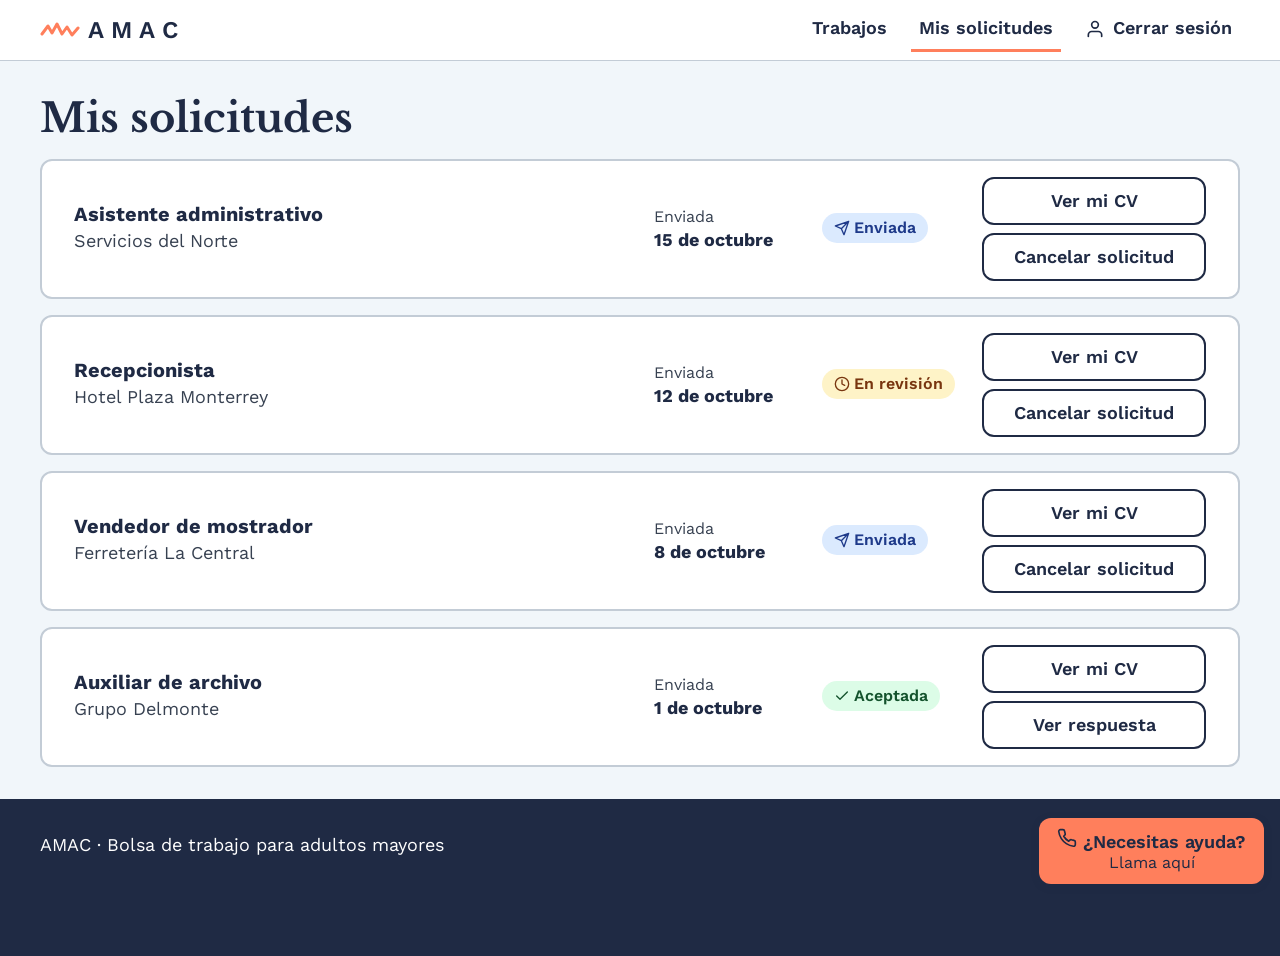
<file: mis-solicitudes.html>
<!DOCTYPE html>
<html lang="es">
<head>
  <meta charset="UTF-8">
  <meta name="viewport" content="width=device-width, initial-scale=1.0">
  <meta name="description" content="AMAC: bolsa de trabajo para adultos mayores.">
  <title>Mis solicitudes | AMAC</title>
  <link rel="icon" href="img/logo.svg" type="image/svg+xml">
  <link rel="preconnect" href="https://fonts.googleapis.com">
  <link rel="preconnect" href="https://fonts.gstatic.com" crossorigin>
  <link href="https://fonts.googleapis.com/css2?family=Libre+Baskerville:wght@400;700&amp;family=Work+Sans:wght@400;600;700&amp;display=swap" rel="stylesheet">
  <link rel="stylesheet" href="css/variables.css">
  <link rel="stylesheet" href="css/base.css">
  <link rel="stylesheet" href="css/layout.css">
  <link rel="stylesheet" href="css/componentes.css">
</head>
<body>
  <a class="saltar-contenido" href="#principal">Saltar al contenido</a>
  <header class="encabezado">
    <div class="contenedor encabezado__interior">
      <a class="logo" href="index.html"><img class="logo__imagen" src="img/logo.svg" alt="" width="40" height="20"><span>AMAC</span></a>
      <nav class="nav-principal" aria-label="Navegación principal">
        <ul class="nav-principal__lista">
          <li><a class="nav-principal__enlace" href="index.html">Trabajos</a></li><li><a class="nav-principal__enlace" href="mis-solicitudes.html" aria-current="page">Mis solicitudes</a></li><li><a class="nav-principal__enlace" href="login.html"><svg class="icono" width="20" height="20" viewBox="0 0 24 24" fill="none" stroke="currentColor" stroke-width="2" stroke-linecap="round" stroke-linejoin="round" aria-hidden="true" focusable="false"><path d="M20 21v-2a4 4 0 0 0-4-4H8a4 4 0 0 0-4 4v2"/><circle cx="12" cy="7" r="4"/></svg>Cerrar sesión</a></li>
        </ul>
      </nav>
    </div>
  </header>
  <main id="principal">
    <div class="contenedor">
      <h1>Mis solicitudes</h1>
      <ul class="lista-registros">
        <li>
          <article class="fila-solicitud">
            <div>
              <h2 class="fila-solicitud__titulo">Asistente administrativo</h2>
              <p class="fila-solicitud__empresa">Servicios del Norte</p>
            </div>
            <p class="fila-solicitud__fecha"><span>Enviada</span><strong>15 de octubre</strong></p>
            <p class="fila-solicitud__estatus"><span class="etiqueta-estatus etiqueta-estatus--enviada"><svg class="icono" width="20" height="20" viewBox="0 0 24 24" fill="none" stroke="currentColor" stroke-width="2" stroke-linecap="round" stroke-linejoin="round" aria-hidden="true" focusable="false"><path d="M22 2L11 13M22 2l-7 20-4-9-9-4 20-7z"/></svg>Enviada</span></p>
            <div class="fila-solicitud__acciones">
              <a class="boton boton--secundario" href="#">Ver mi CV<span class="solo-lector">: Asistente administrativo</span></a>
              <a class="boton boton--secundario" href="mis-solicitudes.html">Cancelar solicitud<span class="solo-lector">: Asistente administrativo</span></a>
            </div>
          </article>
        </li>
        <li>
          <article class="fila-solicitud">
            <div>
              <h2 class="fila-solicitud__titulo">Recepcionista</h2>
              <p class="fila-solicitud__empresa">Hotel Plaza Monterrey</p>
            </div>
            <p class="fila-solicitud__fecha"><span>Enviada</span><strong>12 de octubre</strong></p>
            <p class="fila-solicitud__estatus"><span class="etiqueta-estatus etiqueta-estatus--revision"><svg class="icono" width="20" height="20" viewBox="0 0 24 24" fill="none" stroke="currentColor" stroke-width="2" stroke-linecap="round" stroke-linejoin="round" aria-hidden="true" focusable="false"><circle cx="12" cy="12" r="10"/><path d="M12 6v6l4 2"/></svg>En revisión</span></p>
            <div class="fila-solicitud__acciones">
              <a class="boton boton--secundario" href="#">Ver mi CV<span class="solo-lector">: Recepcionista</span></a>
              <a class="boton boton--secundario" href="mis-solicitudes.html">Cancelar solicitud<span class="solo-lector">: Recepcionista</span></a>
            </div>
          </article>
        </li>
        <li>
          <article class="fila-solicitud">
            <div>
              <h2 class="fila-solicitud__titulo">Vendedor de mostrador</h2>
              <p class="fila-solicitud__empresa">Ferretería La Central</p>
            </div>
            <p class="fila-solicitud__fecha"><span>Enviada</span><strong>8 de octubre</strong></p>
            <p class="fila-solicitud__estatus"><span class="etiqueta-estatus etiqueta-estatus--enviada"><svg class="icono" width="20" height="20" viewBox="0 0 24 24" fill="none" stroke="currentColor" stroke-width="2" stroke-linecap="round" stroke-linejoin="round" aria-hidden="true" focusable="false"><path d="M22 2L11 13M22 2l-7 20-4-9-9-4 20-7z"/></svg>Enviada</span></p>
            <div class="fila-solicitud__acciones">
              <a class="boton boton--secundario" href="#">Ver mi CV<span class="solo-lector">: Vendedor de mostrador</span></a>
              <a class="boton boton--secundario" href="mis-solicitudes.html">Cancelar solicitud<span class="solo-lector">: Vendedor de mostrador</span></a>
            </div>
          </article>
        </li>
        <li>
          <article class="fila-solicitud">
            <div>
              <h2 class="fila-solicitud__titulo">Auxiliar de archivo</h2>
              <p class="fila-solicitud__empresa">Grupo Delmonte</p>
            </div>
            <p class="fila-solicitud__fecha"><span>Enviada</span><strong>1 de octubre</strong></p>
            <p class="fila-solicitud__estatus"><span class="etiqueta-estatus etiqueta-estatus--aceptada"><svg class="icono" width="20" height="20" viewBox="0 0 24 24" fill="none" stroke="currentColor" stroke-width="2" stroke-linecap="round" stroke-linejoin="round" aria-hidden="true" focusable="false"><path d="M20 6L9 17l-5-5"/></svg>Aceptada</span></p>
            <div class="fila-solicitud__acciones">
              <a class="boton boton--secundario" href="#">Ver mi CV<span class="solo-lector">: Auxiliar de archivo</span></a>
              <a class="boton boton--secundario" href="#">Ver respuesta<span class="solo-lector">: Auxiliar de archivo</span></a>
            </div>
          </article>
        </li>
      </ul>
    </div>
  </main>
  <footer class="pie">
    <div class="contenedor pie__interior">
      <p>AMAC · Bolsa de trabajo para adultos mayores</p>
      <p>Envejecer es vivir</p>
    </div>
  </footer>
  <div class="boton-ayuda">
    <a class="boton boton--primario boton--ayuda" href="tel:+528100000000">
      <span><svg class="icono" width="20" height="20" viewBox="0 0 24 24" fill="none" stroke="currentColor" stroke-width="2" stroke-linecap="round" stroke-linejoin="round" aria-hidden="true" focusable="false"><path d="M22 16.9v3a2 2 0 0 1-2.2 2 19.8 19.8 0 0 1-8.6-3.1 19.5 19.5 0 0 1-6-6A19.8 19.8 0 0 1 2.1 4.2 2 2 0 0 1 4.1 2h3a2 2 0 0 1 2 1.7c.1 1 .4 1.9.7 2.8a2 2 0 0 1-.5 2.1L8.1 9.9a16 16 0 0 0 6 6l1.3-1.3a2 2 0 0 1 2.1-.4c.9.3 1.8.6 2.8.7a2 2 0 0 1 1.7 2z"/></svg> ¿Necesitas ayuda?</span>
      <small>Llama aquí</small>
    </a>
  </div>
</body>
</html>
</file>
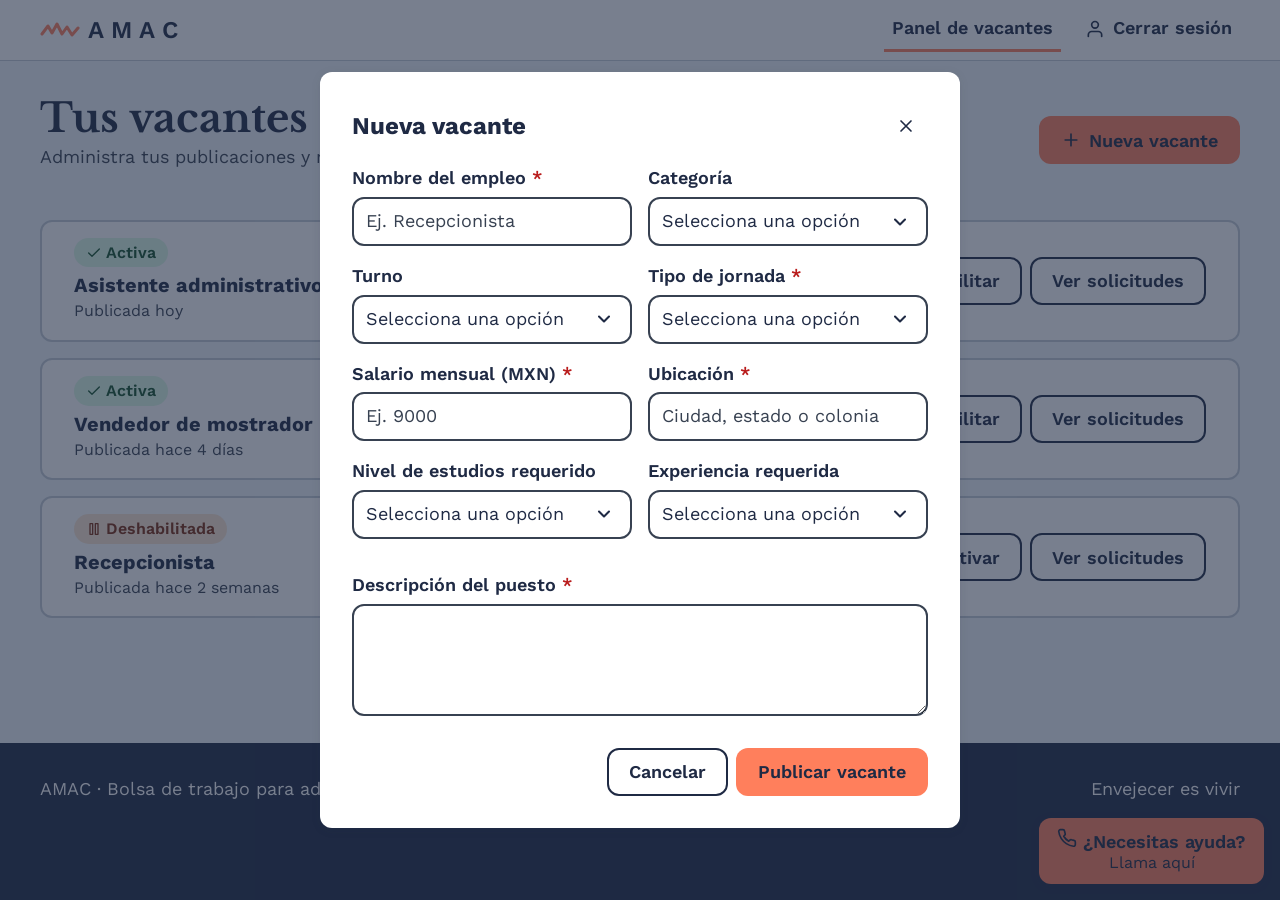
<file: nueva-vacante.html>
<!DOCTYPE html>
<html lang="es">
<head>
  <meta charset="UTF-8">
  <meta name="viewport" content="width=device-width, initial-scale=1.0">
  <meta name="description" content="AMAC: bolsa de trabajo para adultos mayores.">
  <title>Nueva vacante | AMAC</title>
  <link rel="icon" href="img/logo.svg" type="image/svg+xml">
  <link rel="preconnect" href="https://fonts.googleapis.com">
  <link rel="preconnect" href="https://fonts.gstatic.com" crossorigin>
  <link href="https://fonts.googleapis.com/css2?family=Libre+Baskerville:wght@400;700&amp;family=Work+Sans:wght@400;600;700&amp;display=swap" rel="stylesheet">
  <link rel="stylesheet" href="css/variables.css">
  <link rel="stylesheet" href="css/base.css">
  <link rel="stylesheet" href="css/layout.css">
  <link rel="stylesheet" href="css/componentes.css">
</head>
<body>
  <a class="saltar-contenido" href="#principal">Saltar al contenido</a>
  <header class="encabezado">
    <div class="contenedor encabezado__interior">
      <a class="logo" href="index.html"><img class="logo__imagen" src="img/logo.svg" alt="" width="40" height="20"><span>AMAC</span></a>
      <nav class="nav-principal" aria-label="Navegación principal">
        <ul class="nav-principal__lista">
          <li><a class="nav-principal__enlace" href="empresa-vacantes.html" aria-current="page">Panel de vacantes</a></li><li><a class="nav-principal__enlace" href="login.html"><svg class="icono" width="20" height="20" viewBox="0 0 24 24" fill="none" stroke="currentColor" stroke-width="2" stroke-linecap="round" stroke-linejoin="round" aria-hidden="true" focusable="false"><path d="M20 21v-2a4 4 0 0 0-4-4H8a4 4 0 0 0-4 4v2"/><circle cx="12" cy="7" r="4"/></svg>Cerrar sesión</a></li>
        </ul>
      </nav>
    </div>
  </header>
  <main id="principal">
    <div inert aria-hidden="true">
    <div class="contenedor">
      <div class="encabezado-pagina">
        <div>
          <h1>Tus vacantes</h1>
          <p class="texto-suave">Administra tus publicaciones y revisa las solicitudes.</p>
        </div>
        <a class="boton boton--primario" href="nueva-vacante.html"><svg class="icono" width="20" height="20" viewBox="0 0 24 24" fill="none" stroke="currentColor" stroke-width="2" stroke-linecap="round" stroke-linejoin="round" aria-hidden="true" focusable="false"><path d="M12 5v14M5 12h14"/></svg> Nueva vacante</a>
      </div>
      <ul class="lista-registros">
          <li>
            <article class="fila-vacante">
              <div class="fila-vacante__info">
                <p><span class="etiqueta-estatus etiqueta-estatus--activa"><svg class="icono" width="20" height="20" viewBox="0 0 24 24" fill="none" stroke="currentColor" stroke-width="2" stroke-linecap="round" stroke-linejoin="round" aria-hidden="true" focusable="false"><path d="M20 6L9 17l-5-5"/></svg>Activa</span></p>
                <h2 class="fila-vacante__titulo">Asistente administrativo</h2>
                <p class="fila-vacante__fecha">Publicada hoy</p>
              </div>
              <p class="fila-vacante__numero"><strong>14</strong><span>Solicitudes</span></p>
              <div class="fila-vacante__acciones">
                <a class="boton boton--secundario" href="#">Editar<span class="solo-lector">: Asistente administrativo</span></a>
                <a class="boton boton--secundario" href="empresa-vacantes.html">Deshabilitar<span class="solo-lector">: Asistente administrativo</span></a>
                <a class="boton boton--secundario" href="solicitudes-recibidas.html">Ver solicitudes<span class="solo-lector">: Asistente administrativo</span></a>
              </div>
            </article>
          </li>
          <li>
            <article class="fila-vacante">
              <div class="fila-vacante__info">
                <p><span class="etiqueta-estatus etiqueta-estatus--activa"><svg class="icono" width="20" height="20" viewBox="0 0 24 24" fill="none" stroke="currentColor" stroke-width="2" stroke-linecap="round" stroke-linejoin="round" aria-hidden="true" focusable="false"><path d="M20 6L9 17l-5-5"/></svg>Activa</span></p>
                <h2 class="fila-vacante__titulo">Vendedor de mostrador</h2>
                <p class="fila-vacante__fecha">Publicada hace 4 días</p>
              </div>
              <p class="fila-vacante__numero"><strong>9</strong><span>Solicitudes</span></p>
              <div class="fila-vacante__acciones">
                <a class="boton boton--secundario" href="#">Editar<span class="solo-lector">: Vendedor de mostrador</span></a>
                <a class="boton boton--secundario" href="empresa-vacantes.html">Deshabilitar<span class="solo-lector">: Vendedor de mostrador</span></a>
                <a class="boton boton--secundario" href="solicitudes-recibidas.html">Ver solicitudes<span class="solo-lector">: Vendedor de mostrador</span></a>
              </div>
            </article>
          </li>
          <li>
            <article class="fila-vacante">
              <div class="fila-vacante__info">
                <p><span class="etiqueta-estatus etiqueta-estatus--deshabilitada"><svg class="icono" width="20" height="20" viewBox="0 0 24 24" fill="none" stroke="currentColor" stroke-width="2" stroke-linecap="round" stroke-linejoin="round" aria-hidden="true" focusable="false"><path d="M10 4H6v16h4zM18 4h-4v16h4z"/></svg>Deshabilitada</span></p>
                <h2 class="fila-vacante__titulo">Recepcionista</h2>
                <p class="fila-vacante__fecha">Publicada hace 2 semanas</p>
              </div>
              <p class="fila-vacante__numero"><strong>5</strong><span>Solicitudes</span></p>
              <div class="fila-vacante__acciones">
                <a class="boton boton--secundario" href="#">Editar<span class="solo-lector">: Recepcionista</span></a>
                <a class="boton boton--secundario" href="empresa-vacantes.html">Reactivar<span class="solo-lector">: Recepcionista</span></a>
                <a class="boton boton--secundario" href="solicitudes-recibidas.html">Ver solicitudes<span class="solo-lector">: Recepcionista</span></a>
              </div>
            </article>
          </li>
      </ul>
    </div>
    </div>
    <div class="modal-fondo">
      <section class="modal modal--ancho" role="dialog" aria-modal="true" aria-labelledby="titulo-modal">
        <header class="modal__cabecera">
          <h2 id="titulo-modal">Nueva vacante</h2>
          <a class="boton-cerrar" href="empresa-vacantes.html" aria-label="Cerrar y volver al panel"><svg class="icono" width="20" height="20" viewBox="0 0 24 24" fill="none" stroke="currentColor" stroke-width="2" stroke-linecap="round" stroke-linejoin="round" aria-hidden="true" focusable="false"><path d="M18 6 6 18M6 6l12 12"/></svg></a>
        </header>
        <form class="formulario" action="empresa-vacantes-publicada.html" method="get">
          <div class="rejilla-formulario">
            <div class="campo-formulario">
              <label for="nombre-empleo">Nombre del empleo <span class="campo-formulario__obligatorio" aria-hidden="true">*</span></label>
              <input type="text" id="nombre-empleo" name="nombre-empleo" placeholder="Ej. Recepcionista" required>
            </div>
            <div class="campo-formulario">
              <label for="categoria">Categoría</label>
              <select id="categoria" name="categoria">
                <option value="">Selecciona una opción</option>
              <option>Administración</option>
              <option>Ventas</option>
              <option>Atención a clientes</option>
              <option>Servicios</option>
              <option>Cuidado y vigilancia</option>
              </select>
            </div>
            <div class="campo-formulario">
              <label for="turno">Turno</label>
              <select id="turno" name="turno">
                <option value="">Selecciona una opción</option>
              <option>Matutino</option>
              <option>Vespertino</option>
              <option>Nocturno</option>
              <option>Mixto</option>
              </select>
            </div>
            <div class="campo-formulario">
              <label for="jornada">Tipo de jornada <span class="campo-formulario__obligatorio" aria-hidden="true">*</span></label>
              <select id="jornada" name="jornada" required>
                <option value="">Selecciona una opción</option>
              <option>Tiempo completo</option>
              <option>Medio tiempo</option>
              <option>Fines de semana</option>
              </select>
            </div>
            <div class="campo-formulario">
              <label for="salario">Salario mensual (MXN) <span class="campo-formulario__obligatorio" aria-hidden="true">*</span></label>
              <input type="number" id="salario" name="salario" min="0" inputmode="numeric" placeholder="Ej. 9000" required>
            </div>
            <div class="campo-formulario">
              <label for="ubicacion">Ubicación <span class="campo-formulario__obligatorio" aria-hidden="true">*</span></label>
              <input type="text" id="ubicacion" name="ubicacion" placeholder="Ciudad, estado o colonia" required>
            </div>
            <div class="campo-formulario">
              <label for="estudios-requeridos">Nivel de estudios requerido</label>
              <select id="estudios-requeridos" name="estudios-requeridos">
                <option value="">Selecciona una opción</option>
              <option>Primaria</option>
              <option>Secundaria</option>
              <option>Preparatoria</option>
              <option>Licenciatura</option>
              </select>
            </div>
            <div class="campo-formulario">
              <label for="experiencia-requerida">Experiencia requerida</label>
              <select id="experiencia-requerida" name="experiencia-requerida">
                <option value="">Selecciona una opción</option>
              <option>Sin experiencia</option>
              <option>De 1 a 2 años</option>
              <option>De 2 a 5 años</option>
              <option>Más de 5 años</option>
              </select>
            </div>
          </div>
          <div class="campo-formulario">
            <label for="descripcion">Descripción del puesto <span class="campo-formulario__obligatorio" aria-hidden="true">*</span></label>
            <textarea id="descripcion" name="descripcion" required></textarea>
          </div>
          <div class="modal__acciones">
            <a class="boton boton--secundario" href="empresa-vacantes.html">Cancelar</a>
            <button class="boton boton--primario" type="submit">Publicar vacante</button>
          </div>
        </form>
      </section>
    </div>
  </main>
  <footer class="pie">
    <div class="contenedor pie__interior">
      <p>AMAC · Bolsa de trabajo para adultos mayores</p>
      <p>Envejecer es vivir</p>
    </div>
  </footer>
  <div class="boton-ayuda">
    <a class="boton boton--primario boton--ayuda" href="tel:+528100000000">
      <span><svg class="icono" width="20" height="20" viewBox="0 0 24 24" fill="none" stroke="currentColor" stroke-width="2" stroke-linecap="round" stroke-linejoin="round" aria-hidden="true" focusable="false"><path d="M22 16.9v3a2 2 0 0 1-2.2 2 19.8 19.8 0 0 1-8.6-3.1 19.5 19.5 0 0 1-6-6A19.8 19.8 0 0 1 2.1 4.2 2 2 0 0 1 4.1 2h3a2 2 0 0 1 2 1.7c.1 1 .4 1.9.7 2.8a2 2 0 0 1-.5 2.1L8.1 9.9a16 16 0 0 0 6 6l1.3-1.3a2 2 0 0 1 2.1-.4c.9.3 1.8.6 2.8.7a2 2 0 0 1 1.7 2z"/></svg> ¿Necesitas ayuda?</span>
      <small>Llama aquí</small>
    </a>
  </div>
</body>
</html>
</file>
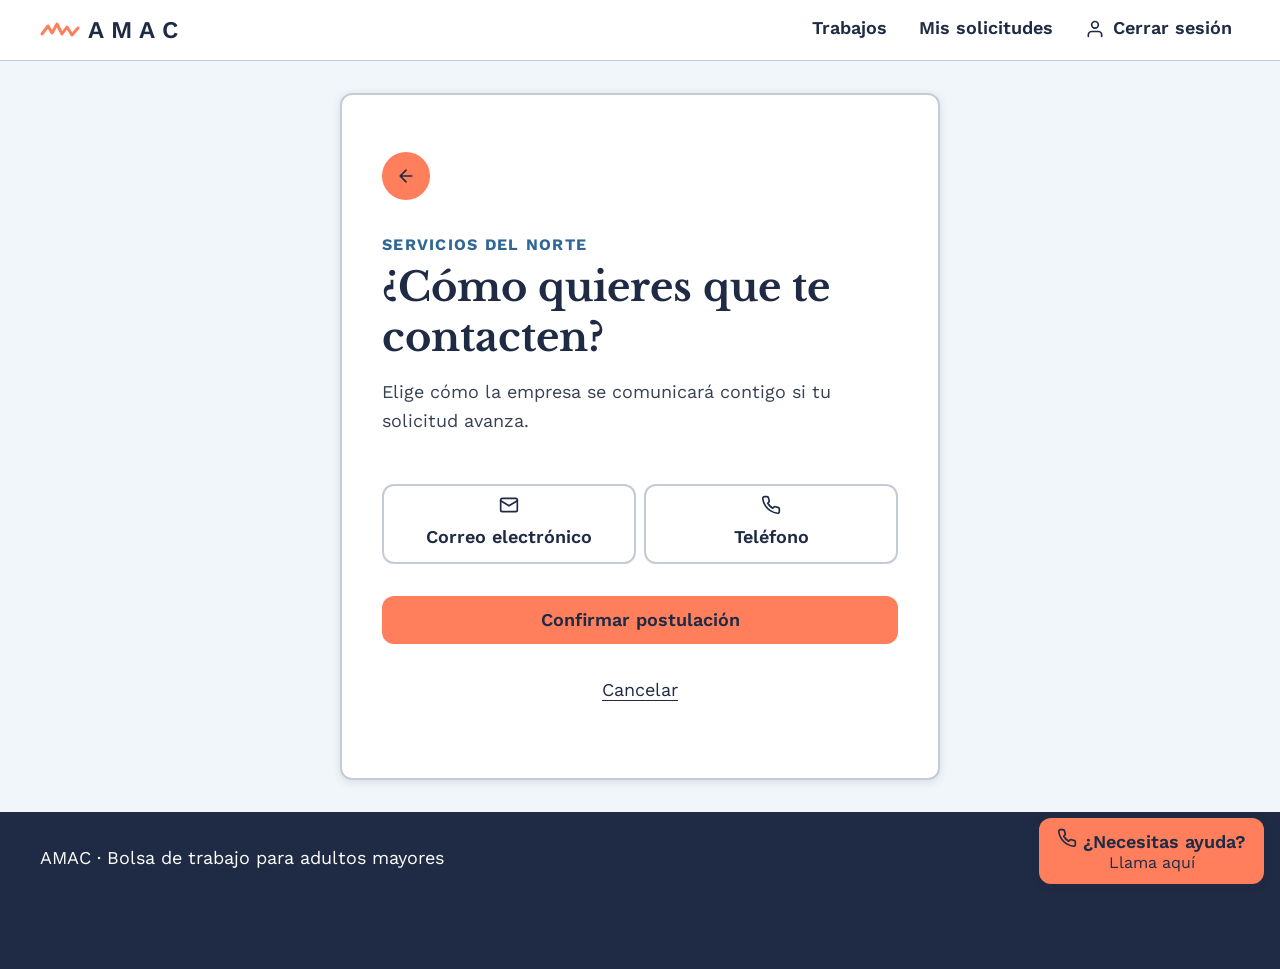
<file: preferencia-contacto.html>
<!DOCTYPE html>
<html lang="es">
<head>
  <meta charset="UTF-8">
  <meta name="viewport" content="width=device-width, initial-scale=1.0">
  <meta name="description" content="AMAC: bolsa de trabajo para adultos mayores.">
  <title>Preferencia de contacto | AMAC</title>
  <link rel="icon" href="img/logo.svg" type="image/svg+xml">
  <link rel="preconnect" href="https://fonts.googleapis.com">
  <link rel="preconnect" href="https://fonts.gstatic.com" crossorigin>
  <link href="https://fonts.googleapis.com/css2?family=Libre+Baskerville:wght@400;700&amp;family=Work+Sans:wght@400;600;700&amp;display=swap" rel="stylesheet">
  <link rel="stylesheet" href="css/variables.css">
  <link rel="stylesheet" href="css/base.css">
  <link rel="stylesheet" href="css/layout.css">
  <link rel="stylesheet" href="css/componentes.css">
</head>
<body>
  <a class="saltar-contenido" href="#principal">Saltar al contenido</a>
  <header class="encabezado">
    <div class="contenedor encabezado__interior">
      <a class="logo" href="index.html"><img class="logo__imagen" src="img/logo.svg" alt="" width="40" height="20"><span>AMAC</span></a>
      <nav class="nav-principal" aria-label="Navegación principal">
        <ul class="nav-principal__lista">
          <li><a class="nav-principal__enlace" href="index.html">Trabajos</a></li><li><a class="nav-principal__enlace" href="mis-solicitudes.html">Mis solicitudes</a></li><li><a class="nav-principal__enlace" href="login.html"><svg class="icono" width="20" height="20" viewBox="0 0 24 24" fill="none" stroke="currentColor" stroke-width="2" stroke-linecap="round" stroke-linejoin="round" aria-hidden="true" focusable="false"><path d="M20 21v-2a4 4 0 0 0-4-4H8a4 4 0 0 0-4 4v2"/><circle cx="12" cy="7" r="4"/></svg>Cerrar sesión</a></li>
        </ul>
      </nav>
    </div>
  </header>
  <main id="principal">
    <div class="contenedor contenedor--600">
      <section class="tarjeta tarjeta--preferencia pila" aria-labelledby="titulo-contacto">
        <a class="boton boton--primario boton--redondo" href="vacante.html" aria-label="Regresar a la vacante"><svg class="icono" width="20" height="20" viewBox="0 0 24 24" fill="none" stroke="currentColor" stroke-width="2" stroke-linecap="round" stroke-linejoin="round" aria-hidden="true" focusable="false"><path d="M19 12H5M12 19l-7-7 7-7"/></svg></a>
        <div>
          <p class="etiqueta-seccion">Servicios del Norte</p>
          <h1 id="titulo-contacto">¿Cómo quieres que te contacten?</h1>
          <p class="texto-suave">Elige cómo la empresa se comunicará contigo si tu solicitud avanza.</p>
        </div>
        <form class="formulario" action="solicitud-enviada.html">
          <fieldset class="selector-rol selector-rol--vertical">
            <legend class="solo-lector">Medio de contacto preferido</legend>
            <div class="selector-rol__opcion">
              <input type="radio" id="contacto-correo" name="contacto" value="correo" required>
              <label for="contacto-correo"><svg class="icono" width="20" height="20" viewBox="0 0 24 24" fill="none" stroke="currentColor" stroke-width="2" stroke-linecap="round" stroke-linejoin="round" aria-hidden="true" focusable="false"><rect x="2" y="4" width="20" height="16" rx="2"/><path d="m22 7-10 6L2 7"/></svg> Correo electrónico</label>
            </div>
            <div class="selector-rol__opcion">
              <input type="radio" id="contacto-telefono" name="contacto" value="telefono">
              <label for="contacto-telefono"><svg class="icono" width="20" height="20" viewBox="0 0 24 24" fill="none" stroke="currentColor" stroke-width="2" stroke-linecap="round" stroke-linejoin="round" aria-hidden="true" focusable="false"><path d="M22 16.9v3a2 2 0 0 1-2.2 2 19.8 19.8 0 0 1-8.6-3.1 19.5 19.5 0 0 1-6-6A19.8 19.8 0 0 1 2.1 4.2 2 2 0 0 1 4.1 2h3a2 2 0 0 1 2 1.7c.1 1 .4 1.9.7 2.8a2 2 0 0 1-.5 2.1L8.1 9.9a16 16 0 0 0 6 6l1.3-1.3a2 2 0 0 1 2.1-.4c.9.3 1.8.6 2.8.7a2 2 0 0 1 1.7 2z"/></svg> Teléfono</label>
            </div>
          </fieldset>
          <button class="boton boton--primario boton--completo" type="submit">Confirmar postulación</button>
          <p class="texto-centro"><a href="vacante.html">Cancelar</a></p>
        </form>
      </section>
    </div>
  </main>
  <footer class="pie">
    <div class="contenedor pie__interior">
      <p>AMAC · Bolsa de trabajo para adultos mayores</p>
      <p>Envejecer es vivir</p>
    </div>
  </footer>
  <div class="boton-ayuda">
    <a class="boton boton--primario boton--ayuda" href="tel:+528100000000">
      <span><svg class="icono" width="20" height="20" viewBox="0 0 24 24" fill="none" stroke="currentColor" stroke-width="2" stroke-linecap="round" stroke-linejoin="round" aria-hidden="true" focusable="false"><path d="M22 16.9v3a2 2 0 0 1-2.2 2 19.8 19.8 0 0 1-8.6-3.1 19.5 19.5 0 0 1-6-6A19.8 19.8 0 0 1 2.1 4.2 2 2 0 0 1 4.1 2h3a2 2 0 0 1 2 1.7c.1 1 .4 1.9.7 2.8a2 2 0 0 1-.5 2.1L8.1 9.9a16 16 0 0 0 6 6l1.3-1.3a2 2 0 0 1 2.1-.4c.9.3 1.8.6 2.8.7a2 2 0 0 1 1.7 2z"/></svg> ¿Necesitas ayuda?</span>
      <small>Llama aquí</small>
    </a>
  </div>
</body>
</html>
</file>
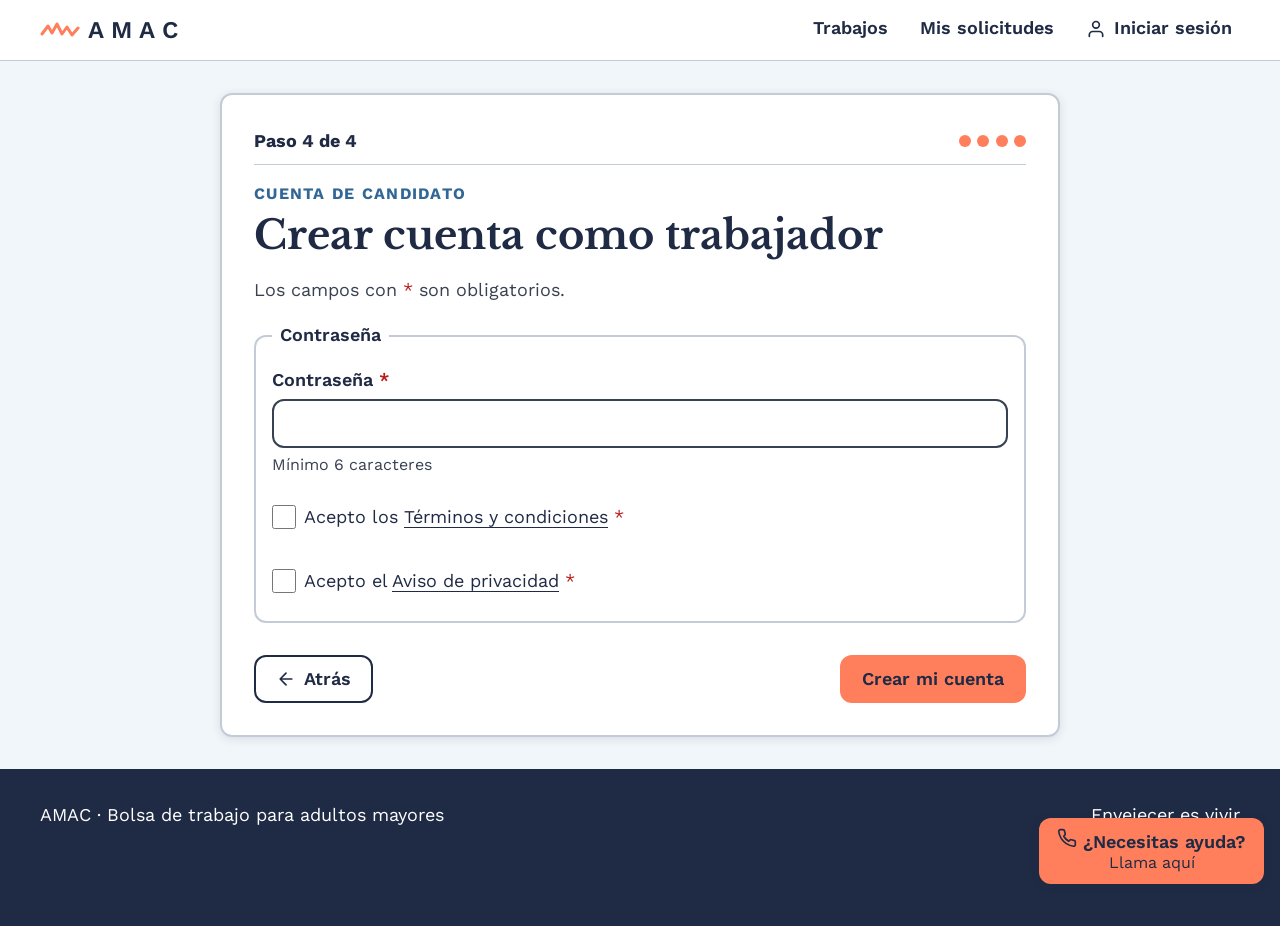
<file: registro-candidato-contrasena.html>
<!DOCTYPE html>
<html lang="es">
<head>
  <meta charset="UTF-8">
  <meta name="viewport" content="width=device-width, initial-scale=1.0">
  <meta name="description" content="AMAC: bolsa de trabajo para adultos mayores.">
  <title>Contraseña | AMAC</title>
  <link rel="icon" href="img/logo.svg" type="image/svg+xml">
  <link rel="preconnect" href="https://fonts.googleapis.com">
  <link rel="preconnect" href="https://fonts.gstatic.com" crossorigin>
  <link href="https://fonts.googleapis.com/css2?family=Libre+Baskerville:wght@400;700&amp;family=Work+Sans:wght@400;600;700&amp;display=swap" rel="stylesheet">
  <link rel="stylesheet" href="css/variables.css">
  <link rel="stylesheet" href="css/base.css">
  <link rel="stylesheet" href="css/layout.css">
  <link rel="stylesheet" href="css/componentes.css">
</head>
<body>
  <a class="saltar-contenido" href="#principal">Saltar al contenido</a>
  <header class="encabezado">
    <div class="contenedor encabezado__interior">
      <a class="logo" href="index.html"><img class="logo__imagen" src="img/logo.svg" alt="" width="40" height="20"><span>AMAC</span></a>
      <nav class="nav-principal" aria-label="Navegación principal">
        <ul class="nav-principal__lista">
          <li><a class="nav-principal__enlace" href="index.html">Trabajos</a></li><li><a class="nav-principal__enlace" href="mis-solicitudes.html">Mis solicitudes</a></li><li><a class="nav-principal__enlace" href="login.html"><svg class="icono" width="20" height="20" viewBox="0 0 24 24" fill="none" stroke="currentColor" stroke-width="2" stroke-linecap="round" stroke-linejoin="round" aria-hidden="true" focusable="false"><path d="M20 21v-2a4 4 0 0 0-4-4H8a4 4 0 0 0-4 4v2"/><circle cx="12" cy="7" r="4"/></svg>Iniciar sesión</a></li>
        </ul>
      </nav>
    </div>
  </header>
  <main id="principal">
    <div class="contenedor contenedor--medio">
      <section class="tarjeta" aria-labelledby="titulo-registro">
        <div class="pasos"><p class="pasos__texto">Paso 4 de 4</p><div class="pasos__puntos" aria-hidden="true"><span class="pasos__punto pasos__punto--activo"></span><span class="pasos__punto pasos__punto--activo"></span><span class="pasos__punto pasos__punto--activo"></span><span class="pasos__punto pasos__punto--activo"></span></div></div>
        <p class="etiqueta-seccion">Cuenta de candidato</p>
        <h1 id="titulo-registro">Crear cuenta como trabajador</h1>
        <p class="texto-suave">Los campos con <span class="campo-formulario__obligatorio" aria-hidden="true">*</span><span class="solo-lector">asterisco</span> son obligatorios.</p>

        <form class="formulario" action="cuenta-creada.html" method="get">
          <fieldset class="grupo-campos">
            <legend>Contraseña</legend>
            <div class="pila">
            <div class="campo-formulario">
              <label for="nueva-contrasena">Contraseña <span class="campo-formulario__obligatorio" aria-hidden="true">*</span></label>
              <input type="password" id="nueva-contrasena" aria-describedby="nueva-contrasena-ayuda" autocomplete="new-password" minlength="6" required>
              <p class="campo-formulario__ayuda" id="nueva-contrasena-ayuda">Mínimo 6 caracteres</p>
            </div>
              <div class="campo-formulario campo-formulario--casilla">
                <input type="checkbox" id="acepto-terminos" name="terminos" required>
                <label for="acepto-terminos">Acepto los <a href="#">Términos y condiciones</a> <span class="campo-formulario__obligatorio" aria-hidden="true">*</span></label>
              </div>
              <div class="campo-formulario campo-formulario--casilla">
                <input type="checkbox" id="acepto-privacidad" name="privacidad" required>
                <label for="acepto-privacidad">Acepto el <a href="#">Aviso de privacidad</a> <span class="campo-formulario__obligatorio" aria-hidden="true">*</span></label>
              </div>
            </div>
          </fieldset>
          <div class="fila fila--entre">
            <a class="boton boton--secundario" href="registro-candidato-experiencia.html"><svg class="icono" width="20" height="20" viewBox="0 0 24 24" fill="none" stroke="currentColor" stroke-width="2" stroke-linecap="round" stroke-linejoin="round" aria-hidden="true" focusable="false"><path d="M19 12H5M12 19l-7-7 7-7"/></svg> Atrás</a>
            <button class="boton boton--primario" type="submit">Crear mi cuenta </button>
          </div>
        </form>
      </section>
    </div>
  </main>
  <footer class="pie">
    <div class="contenedor pie__interior">
      <p>AMAC · Bolsa de trabajo para adultos mayores</p>
      <p>Envejecer es vivir</p>
    </div>
  </footer>
  <div class="boton-ayuda">
    <a class="boton boton--primario boton--ayuda" href="tel:+528100000000">
      <span><svg class="icono" width="20" height="20" viewBox="0 0 24 24" fill="none" stroke="currentColor" stroke-width="2" stroke-linecap="round" stroke-linejoin="round" aria-hidden="true" focusable="false"><path d="M22 16.9v3a2 2 0 0 1-2.2 2 19.8 19.8 0 0 1-8.6-3.1 19.5 19.5 0 0 1-6-6A19.8 19.8 0 0 1 2.1 4.2 2 2 0 0 1 4.1 2h3a2 2 0 0 1 2 1.7c.1 1 .4 1.9.7 2.8a2 2 0 0 1-.5 2.1L8.1 9.9a16 16 0 0 0 6 6l1.3-1.3a2 2 0 0 1 2.1-.4c.9.3 1.8.6 2.8.7a2 2 0 0 1 1.7 2z"/></svg> ¿Necesitas ayuda?</span>
      <small>Llama aquí</small>
    </a>
  </div>
</body>
</html>
</file>
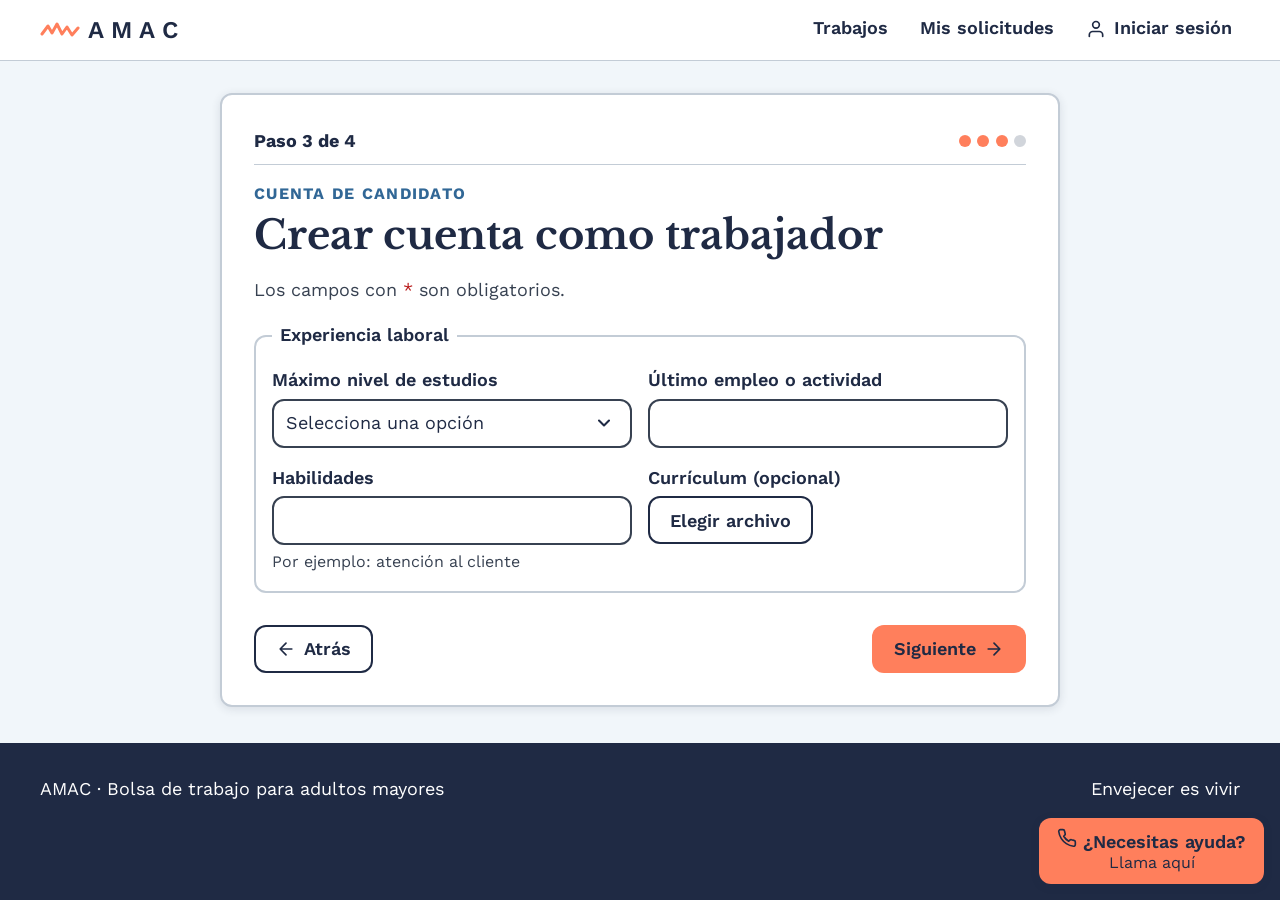
<file: registro-candidato-experiencia.html>
<!DOCTYPE html>
<html lang="es">
<head>
  <meta charset="UTF-8">
  <meta name="viewport" content="width=device-width, initial-scale=1.0">
  <meta name="description" content="AMAC: bolsa de trabajo para adultos mayores.">
  <title>Experiencia laboral | AMAC</title>
  <link rel="icon" href="img/logo.svg" type="image/svg+xml">
  <link rel="preconnect" href="https://fonts.googleapis.com">
  <link rel="preconnect" href="https://fonts.gstatic.com" crossorigin>
  <link href="https://fonts.googleapis.com/css2?family=Libre+Baskerville:wght@400;700&amp;family=Work+Sans:wght@400;600;700&amp;display=swap" rel="stylesheet">
  <link rel="stylesheet" href="css/variables.css">
  <link rel="stylesheet" href="css/base.css">
  <link rel="stylesheet" href="css/layout.css">
  <link rel="stylesheet" href="css/componentes.css">
</head>
<body>
  <a class="saltar-contenido" href="#principal">Saltar al contenido</a>
  <header class="encabezado">
    <div class="contenedor encabezado__interior">
      <a class="logo" href="index.html"><img class="logo__imagen" src="img/logo.svg" alt="" width="40" height="20"><span>AMAC</span></a>
      <nav class="nav-principal" aria-label="Navegación principal">
        <ul class="nav-principal__lista">
          <li><a class="nav-principal__enlace" href="index.html">Trabajos</a></li><li><a class="nav-principal__enlace" href="mis-solicitudes.html">Mis solicitudes</a></li><li><a class="nav-principal__enlace" href="login.html"><svg class="icono" width="20" height="20" viewBox="0 0 24 24" fill="none" stroke="currentColor" stroke-width="2" stroke-linecap="round" stroke-linejoin="round" aria-hidden="true" focusable="false"><path d="M20 21v-2a4 4 0 0 0-4-4H8a4 4 0 0 0-4 4v2"/><circle cx="12" cy="7" r="4"/></svg>Iniciar sesión</a></li>
        </ul>
      </nav>
    </div>
  </header>
  <main id="principal">
    <div class="contenedor contenedor--medio">
      <section class="tarjeta" aria-labelledby="titulo-registro">
        <div class="pasos"><p class="pasos__texto">Paso 3 de 4</p><div class="pasos__puntos" aria-hidden="true"><span class="pasos__punto pasos__punto--activo"></span><span class="pasos__punto pasos__punto--activo"></span><span class="pasos__punto pasos__punto--activo"></span><span class="pasos__punto"></span></div></div>
        <p class="etiqueta-seccion">Cuenta de candidato</p>
        <h1 id="titulo-registro">Crear cuenta como trabajador</h1>
        <p class="texto-suave">Los campos con <span class="campo-formulario__obligatorio" aria-hidden="true">*</span><span class="solo-lector">asterisco</span> son obligatorios.</p>

        <form class="formulario" action="registro-candidato-contrasena.html" method="get">
          <fieldset class="grupo-campos">
            <legend>Experiencia laboral</legend>
            <div class="rejilla-formulario">
            <div class="campo-formulario">
              <label for="estudios">Máximo nivel de estudios</label>
              <select id="estudios" name="estudios">
                <option value="">Selecciona una opción</option>
              <option>Primaria</option>
              <option>Secundaria</option>
              <option>Preparatoria</option>
              <option>Licenciatura</option>
              <option>Posgrado</option>
              </select>
            </div>
            <div class="campo-formulario">
              <label for="experiencia">Último empleo o actividad</label>
              <input type="text" id="experiencia" name="experiencia">
            </div>
            <div class="campo-formulario">
              <label for="habilidades">Habilidades</label>
              <input type="text" id="habilidades" name="habilidades" aria-describedby="habilidades-ayuda">
              <p class="campo-formulario__ayuda" id="habilidades-ayuda">Por ejemplo: atención al cliente</p>
            </div>
            <div class="campo-formulario">
              <label for="curriculum">Currículum (opcional)</label>
              <div class="campo-archivo">
                <input type="file" id="curriculum" name="curriculum" accept=".pdf,.doc,.docx" class="solo-lector">
                <label class="boton boton--secundario" for="curriculum">Elegir archivo</label>
                <span class="campo-formulario__ayuda" id="curriculum-nombre" aria-live="polite"></span>
              </div>
            </div>
            </div>
          </fieldset>
          <div class="fila fila--entre">
            <a class="boton boton--secundario" href="registro-candidato.html"><svg class="icono" width="20" height="20" viewBox="0 0 24 24" fill="none" stroke="currentColor" stroke-width="2" stroke-linecap="round" stroke-linejoin="round" aria-hidden="true" focusable="false"><path d="M19 12H5M12 19l-7-7 7-7"/></svg> Atrás</a>
            <button class="boton boton--primario" type="submit">Siguiente <svg class="icono" width="20" height="20" viewBox="0 0 24 24" fill="none" stroke="currentColor" stroke-width="2" stroke-linecap="round" stroke-linejoin="round" aria-hidden="true" focusable="false"><path d="M5 12h14M12 5l7 7-7 7"/></svg></button>
          </div>
        </form>
      </section>
    </div>
    <script src="js/registro.js"></script>
  </main>
  <footer class="pie">
    <div class="contenedor pie__interior">
      <p>AMAC · Bolsa de trabajo para adultos mayores</p>
      <p>Envejecer es vivir</p>
    </div>
  </footer>
  <div class="boton-ayuda">
    <a class="boton boton--primario boton--ayuda" href="tel:+528100000000">
      <span><svg class="icono" width="20" height="20" viewBox="0 0 24 24" fill="none" stroke="currentColor" stroke-width="2" stroke-linecap="round" stroke-linejoin="round" aria-hidden="true" focusable="false"><path d="M22 16.9v3a2 2 0 0 1-2.2 2 19.8 19.8 0 0 1-8.6-3.1 19.5 19.5 0 0 1-6-6A19.8 19.8 0 0 1 2.1 4.2 2 2 0 0 1 4.1 2h3a2 2 0 0 1 2 1.7c.1 1 .4 1.9.7 2.8a2 2 0 0 1-.5 2.1L8.1 9.9a16 16 0 0 0 6 6l1.3-1.3a2 2 0 0 1 2.1-.4c.9.3 1.8.6 2.8.7a2 2 0 0 1 1.7 2z"/></svg> ¿Necesitas ayuda?</span>
      <small>Llama aquí</small>
    </a>
  </div>
</body>
</html>
</file>
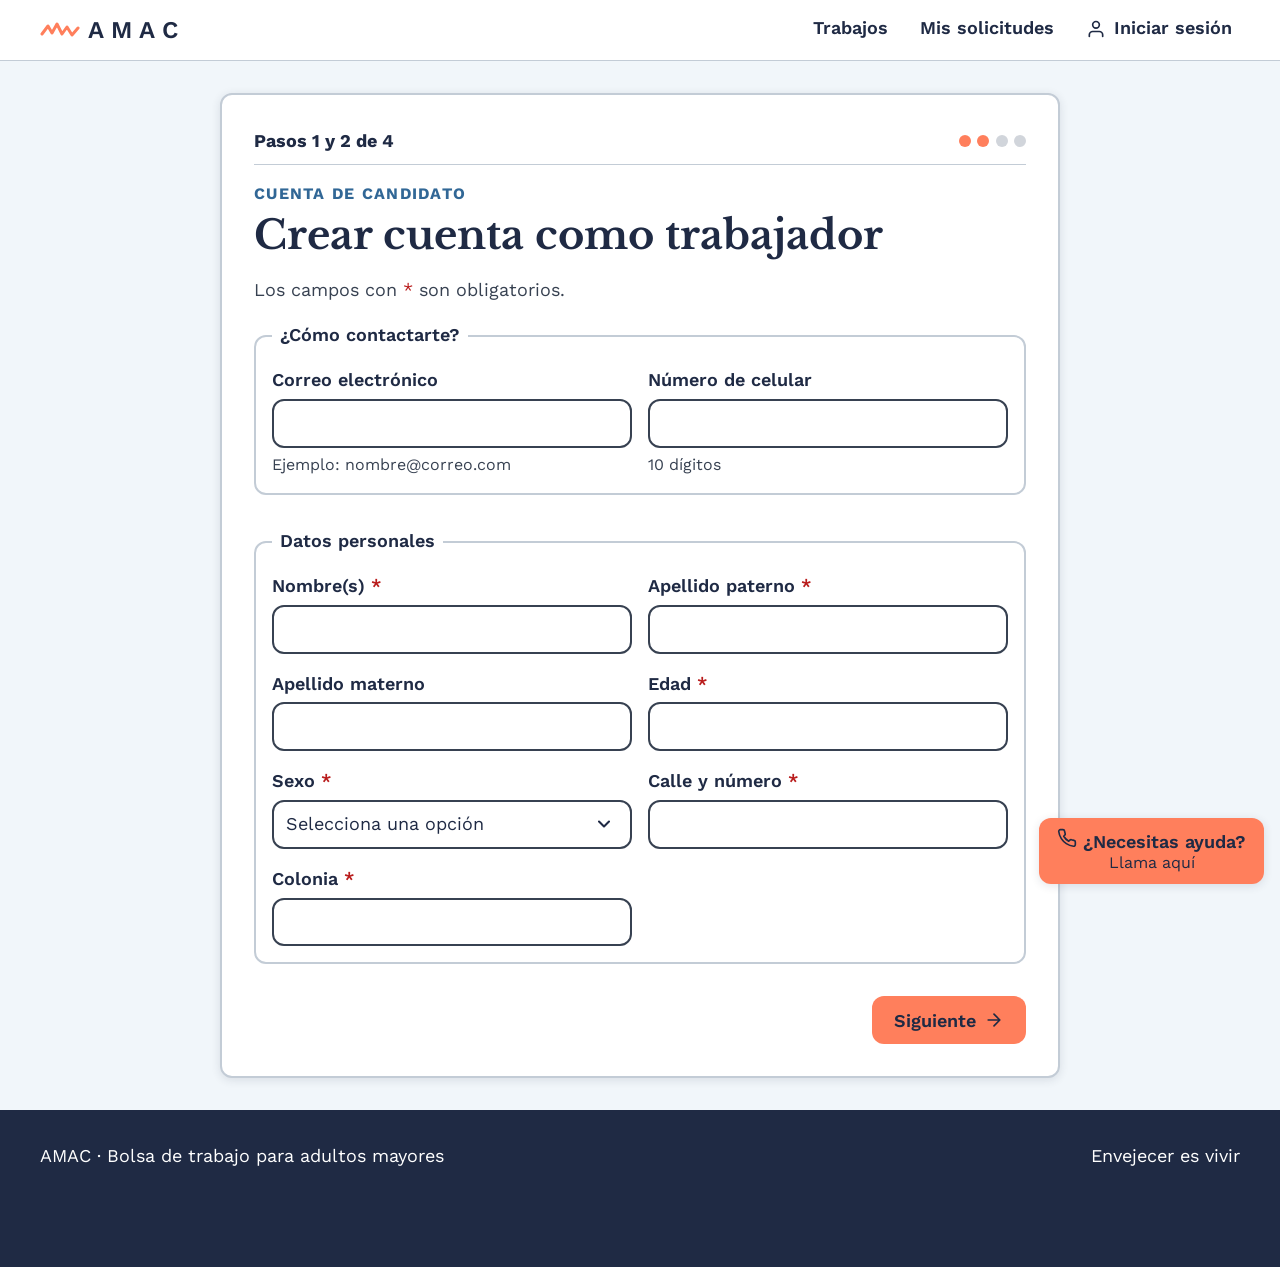
<file: registro-candidato.html>
<!DOCTYPE html>
<html lang="es">
<head>
  <meta charset="UTF-8">
  <meta name="viewport" content="width=device-width, initial-scale=1.0">
  <meta name="description" content="AMAC: bolsa de trabajo para adultos mayores.">
  <title>Crear cuenta de candidato | AMAC</title>
  <link rel="icon" href="img/logo.svg" type="image/svg+xml">
  <link rel="preconnect" href="https://fonts.googleapis.com">
  <link rel="preconnect" href="https://fonts.gstatic.com" crossorigin>
  <link href="https://fonts.googleapis.com/css2?family=Libre+Baskerville:wght@400;700&amp;family=Work+Sans:wght@400;600;700&amp;display=swap" rel="stylesheet">
  <link rel="stylesheet" href="css/variables.css">
  <link rel="stylesheet" href="css/base.css">
  <link rel="stylesheet" href="css/layout.css">
  <link rel="stylesheet" href="css/componentes.css">
</head>
<body>
  <a class="saltar-contenido" href="#principal">Saltar al contenido</a>
  <header class="encabezado">
    <div class="contenedor encabezado__interior">
      <a class="logo" href="index.html"><img class="logo__imagen" src="img/logo.svg" alt="" width="40" height="20"><span>AMAC</span></a>
      <nav class="nav-principal" aria-label="Navegación principal">
        <ul class="nav-principal__lista">
          <li><a class="nav-principal__enlace" href="index.html">Trabajos</a></li><li><a class="nav-principal__enlace" href="mis-solicitudes.html">Mis solicitudes</a></li><li><a class="nav-principal__enlace" href="login.html"><svg class="icono" width="20" height="20" viewBox="0 0 24 24" fill="none" stroke="currentColor" stroke-width="2" stroke-linecap="round" stroke-linejoin="round" aria-hidden="true" focusable="false"><path d="M20 21v-2a4 4 0 0 0-4-4H8a4 4 0 0 0-4 4v2"/><circle cx="12" cy="7" r="4"/></svg>Iniciar sesión</a></li>
        </ul>
      </nav>
    </div>
  </header>
  <main id="principal">
    <div class="contenedor contenedor--medio">
      <section class="tarjeta" aria-labelledby="titulo-registro">
        <div class="pasos"><p class="pasos__texto">Pasos 1 y 2 de 4</p><div class="pasos__puntos" aria-hidden="true"><span class="pasos__punto pasos__punto--activo"></span><span class="pasos__punto pasos__punto--activo"></span><span class="pasos__punto"></span><span class="pasos__punto"></span></div></div>
        <p class="etiqueta-seccion">Cuenta de candidato</p>
        <h1 id="titulo-registro">Crear cuenta como trabajador</h1>
        <p class="texto-suave">Los campos con <span class="campo-formulario__obligatorio" aria-hidden="true">*</span><span class="solo-lector">asterisco</span> son obligatorios.</p>

        <form class="formulario" action="registro-candidato-experiencia.html" method="get">
          <fieldset class="grupo-campos">
            <legend>¿Cómo contactarte?</legend>
            <div class="rejilla-formulario">
            <div class="campo-formulario">
              <label for="correo">Correo electrónico</label>
              <input type="email" id="correo" name="correo" aria-describedby="correo-ayuda" autocomplete="email">
              <p class="campo-formulario__ayuda" id="correo-ayuda">Ejemplo: nombre@correo.com</p>
            </div>
            <div class="campo-formulario">
              <label for="celular">Número de celular</label>
              <input type="tel" id="celular" name="celular" aria-describedby="celular-ayuda" autocomplete="tel" inputmode="numeric">
              <p class="campo-formulario__ayuda" id="celular-ayuda">10 dígitos</p>
            </div>
            </div>
          </fieldset>

          <fieldset class="grupo-campos">
            <legend>Datos personales</legend>
            <div class="rejilla-formulario">
            <div class="campo-formulario">
              <label for="nombres">Nombre(s) <span class="campo-formulario__obligatorio" aria-hidden="true">*</span></label>
              <input type="text" id="nombres" name="nombres" autocomplete="given-name" required>
            </div>
            <div class="campo-formulario">
              <label for="apellido-paterno">Apellido paterno <span class="campo-formulario__obligatorio" aria-hidden="true">*</span></label>
              <input type="text" id="apellido-paterno" name="apellido-paterno" autocomplete="family-name" required>
            </div>
            <div class="campo-formulario">
              <label for="apellido-materno">Apellido materno</label>
              <input type="text" id="apellido-materno" name="apellido-materno">
            </div>
            <div class="campo-formulario">
              <label for="edad">Edad <span class="campo-formulario__obligatorio" aria-hidden="true">*</span></label>
              <input type="number" id="edad" name="edad" min="18" max="110" inputmode="numeric" required>
            </div>
            <div class="campo-formulario">
              <label for="sexo">Sexo <span class="campo-formulario__obligatorio" aria-hidden="true">*</span></label>
              <select id="sexo" name="sexo" required>
                <option value="">Selecciona una opción</option>
              <option>Mujer</option>
              <option>Hombre</option>
              <option>Prefiero no decirlo</option>
              </select>
            </div>
            <div class="campo-formulario">
              <label for="calle">Calle y número <span class="campo-formulario__obligatorio" aria-hidden="true">*</span></label>
              <input type="text" id="calle" name="calle" autocomplete="street-address" required>
            </div>
            <div class="campo-formulario">
              <label for="colonia">Colonia <span class="campo-formulario__obligatorio" aria-hidden="true">*</span></label>
              <input type="text" id="colonia" name="colonia" autocomplete="address-level3" required>
            </div>
            </div>
          </fieldset>
          <div class="fila fila--fin">
            
            <button class="boton boton--primario" type="submit">Siguiente <svg class="icono" width="20" height="20" viewBox="0 0 24 24" fill="none" stroke="currentColor" stroke-width="2" stroke-linecap="round" stroke-linejoin="round" aria-hidden="true" focusable="false"><path d="M5 12h14M12 5l7 7-7 7"/></svg></button>
          </div>
        </form>
      </section>
    </div>
  </main>
  <footer class="pie">
    <div class="contenedor pie__interior">
      <p>AMAC · Bolsa de trabajo para adultos mayores</p>
      <p>Envejecer es vivir</p>
    </div>
  </footer>
  <div class="boton-ayuda">
    <a class="boton boton--primario boton--ayuda" href="tel:+528100000000">
      <span><svg class="icono" width="20" height="20" viewBox="0 0 24 24" fill="none" stroke="currentColor" stroke-width="2" stroke-linecap="round" stroke-linejoin="round" aria-hidden="true" focusable="false"><path d="M22 16.9v3a2 2 0 0 1-2.2 2 19.8 19.8 0 0 1-8.6-3.1 19.5 19.5 0 0 1-6-6A19.8 19.8 0 0 1 2.1 4.2 2 2 0 0 1 4.1 2h3a2 2 0 0 1 2 1.7c.1 1 .4 1.9.7 2.8a2 2 0 0 1-.5 2.1L8.1 9.9a16 16 0 0 0 6 6l1.3-1.3a2 2 0 0 1 2.1-.4c.9.3 1.8.6 2.8.7a2 2 0 0 1 1.7 2z"/></svg> ¿Necesitas ayuda?</span>
      <small>Llama aquí</small>
    </a>
  </div>
</body>
</html>
</file>
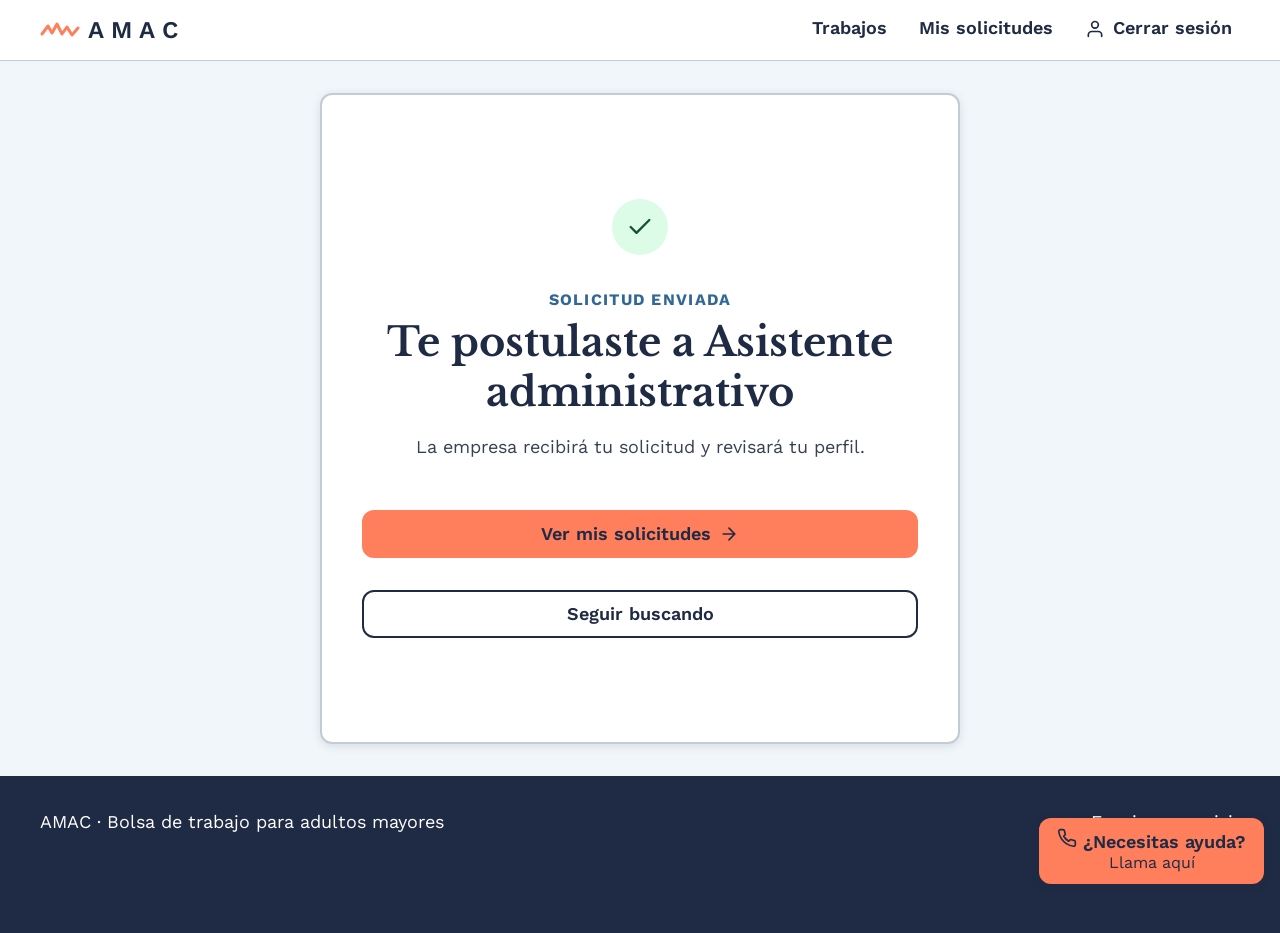
<file: solicitud-enviada.html>
<!DOCTYPE html>
<html lang="es">
<head>
  <meta charset="UTF-8">
  <meta name="viewport" content="width=device-width, initial-scale=1.0">
  <meta name="description" content="AMAC: bolsa de trabajo para adultos mayores.">
  <title>Solicitud enviada | AMAC</title>
  <link rel="icon" href="img/logo.svg" type="image/svg+xml">
  <link rel="preconnect" href="https://fonts.googleapis.com">
  <link rel="preconnect" href="https://fonts.gstatic.com" crossorigin>
  <link href="https://fonts.googleapis.com/css2?family=Libre+Baskerville:wght@400;700&amp;family=Work+Sans:wght@400;600;700&amp;display=swap" rel="stylesheet">
  <link rel="stylesheet" href="css/variables.css">
  <link rel="stylesheet" href="css/base.css">
  <link rel="stylesheet" href="css/layout.css">
  <link rel="stylesheet" href="css/componentes.css">
</head>
<body>
  <a class="saltar-contenido" href="#principal">Saltar al contenido</a>
  <header class="encabezado">
    <div class="contenedor encabezado__interior">
      <a class="logo" href="index.html"><img class="logo__imagen" src="img/logo.svg" alt="" width="40" height="20"><span>AMAC</span></a>
      <nav class="nav-principal" aria-label="Navegación principal">
        <ul class="nav-principal__lista">
          <li><a class="nav-principal__enlace" href="index.html">Trabajos</a></li><li><a class="nav-principal__enlace" href="mis-solicitudes.html">Mis solicitudes</a></li><li><a class="nav-principal__enlace" href="login.html"><svg class="icono" width="20" height="20" viewBox="0 0 24 24" fill="none" stroke="currentColor" stroke-width="2" stroke-linecap="round" stroke-linejoin="round" aria-hidden="true" focusable="false"><path d="M20 21v-2a4 4 0 0 0-4-4H8a4 4 0 0 0-4 4v2"/><circle cx="12" cy="7" r="4"/></svg>Cerrar sesión</a></li>
        </ul>
      </nav>
    </div>
  </header>
  <main id="principal">
    <div class="contenedor contenedor--angosto">
      <section class="tarjeta tarjeta--enviada pila texto-centro" aria-labelledby="titulo-enviada">
        <span class="icono-circulo"><svg class="icono icono--grande" width="20" height="20" viewBox="0 0 24 24" fill="none" stroke="currentColor" stroke-width="2" stroke-linecap="round" stroke-linejoin="round" aria-hidden="true" focusable="false"><path d="M20 6L9 17l-5-5"/></svg></span>
        <div>
          <p class="etiqueta-seccion">Solicitud enviada</p>
          <h1 id="titulo-enviada">Te postulaste a Asistente administrativo</h1>
          <p class="texto-suave">La empresa recibirá tu solicitud y revisará tu perfil.</p>
        </div>
        <a class="boton boton--primario boton--completo" href="mis-solicitudes.html">Ver mis solicitudes <svg class="icono" width="20" height="20" viewBox="0 0 24 24" fill="none" stroke="currentColor" stroke-width="2" stroke-linecap="round" stroke-linejoin="round" aria-hidden="true" focusable="false"><path d="M5 12h14M12 5l7 7-7 7"/></svg></a>
        <a class="boton boton--secundario boton--completo" href="index.html">Seguir buscando</a>
      </section>
    </div>
  </main>
  <footer class="pie">
    <div class="contenedor pie__interior">
      <p>AMAC · Bolsa de trabajo para adultos mayores</p>
      <p>Envejecer es vivir</p>
    </div>
  </footer>
  <div class="boton-ayuda">
    <a class="boton boton--primario boton--ayuda" href="tel:+528100000000">
      <span><svg class="icono" width="20" height="20" viewBox="0 0 24 24" fill="none" stroke="currentColor" stroke-width="2" stroke-linecap="round" stroke-linejoin="round" aria-hidden="true" focusable="false"><path d="M22 16.9v3a2 2 0 0 1-2.2 2 19.8 19.8 0 0 1-8.6-3.1 19.5 19.5 0 0 1-6-6A19.8 19.8 0 0 1 2.1 4.2 2 2 0 0 1 4.1 2h3a2 2 0 0 1 2 1.7c.1 1 .4 1.9.7 2.8a2 2 0 0 1-.5 2.1L8.1 9.9a16 16 0 0 0 6 6l1.3-1.3a2 2 0 0 1 2.1-.4c.9.3 1.8.6 2.8.7a2 2 0 0 1 1.7 2z"/></svg> ¿Necesitas ayuda?</span>
      <small>Llama aquí</small>
    </a>
  </div>
</body>
</html>
</file>
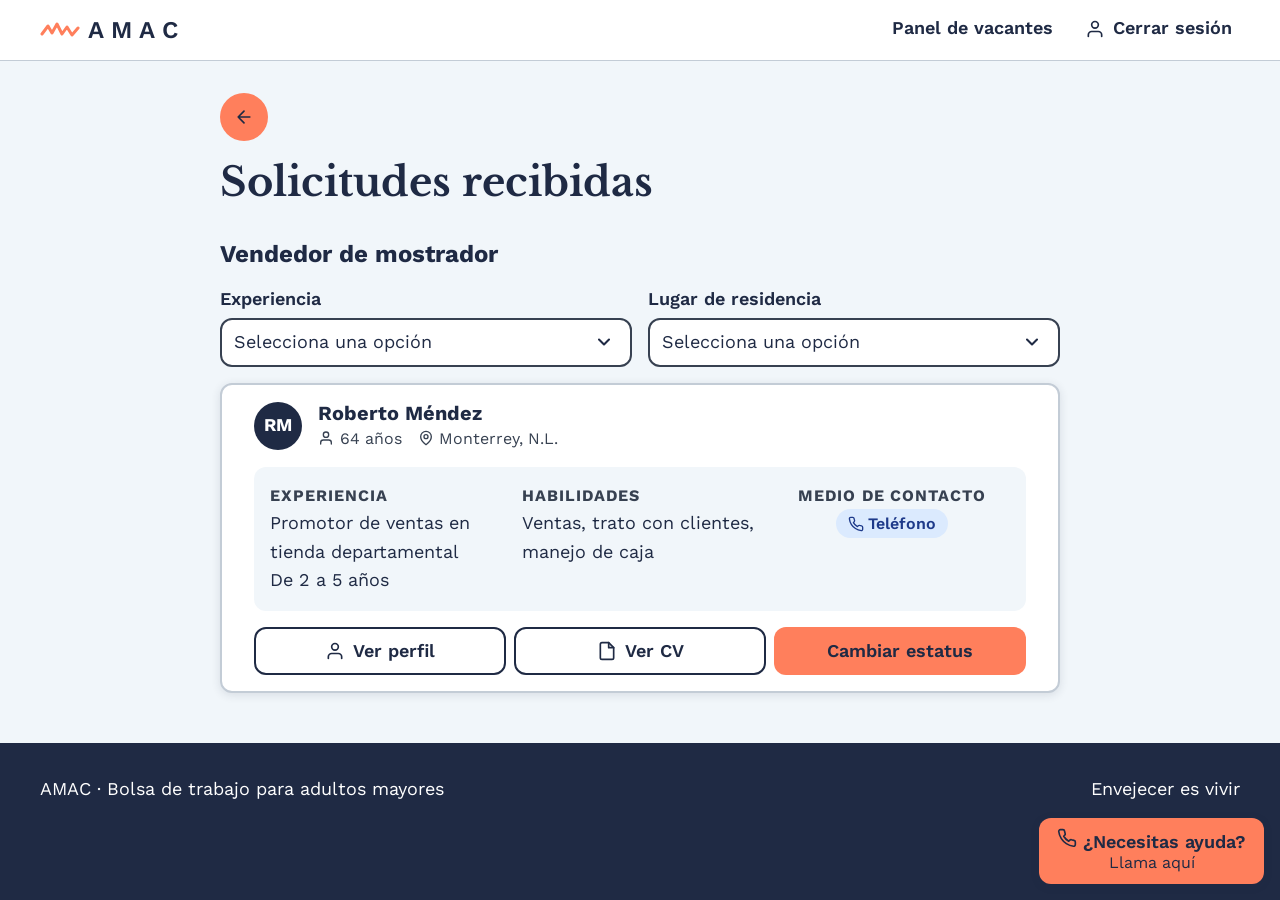
<file: solicitudes-recibidas.html>
<!DOCTYPE html>
<html lang="es">
<head>
  <meta charset="UTF-8">
  <meta name="viewport" content="width=device-width, initial-scale=1.0">
  <meta name="description" content="AMAC: bolsa de trabajo para adultos mayores.">
  <title>Solicitudes recibidas | AMAC</title>
  <link rel="icon" href="img/logo.svg" type="image/svg+xml">
  <link rel="preconnect" href="https://fonts.googleapis.com">
  <link rel="preconnect" href="https://fonts.gstatic.com" crossorigin>
  <link href="https://fonts.googleapis.com/css2?family=Libre+Baskerville:wght@400;700&amp;family=Work+Sans:wght@400;600;700&amp;display=swap" rel="stylesheet">
  <link rel="stylesheet" href="css/variables.css">
  <link rel="stylesheet" href="css/base.css">
  <link rel="stylesheet" href="css/layout.css">
  <link rel="stylesheet" href="css/componentes.css">
</head>
<body>
  <a class="saltar-contenido" href="#principal">Saltar al contenido</a>
  <header class="encabezado">
    <div class="contenedor encabezado__interior">
      <a class="logo" href="index.html"><img class="logo__imagen" src="img/logo.svg" alt="" width="40" height="20"><span>AMAC</span></a>
      <nav class="nav-principal" aria-label="Navegación principal">
        <ul class="nav-principal__lista">
          <li><a class="nav-principal__enlace" href="empresa-vacantes.html">Panel de vacantes</a></li><li><a class="nav-principal__enlace" href="login.html"><svg class="icono" width="20" height="20" viewBox="0 0 24 24" fill="none" stroke="currentColor" stroke-width="2" stroke-linecap="round" stroke-linejoin="round" aria-hidden="true" focusable="false"><path d="M20 21v-2a4 4 0 0 0-4-4H8a4 4 0 0 0-4 4v2"/><circle cx="12" cy="7" r="4"/></svg>Cerrar sesión</a></li>
        </ul>
      </nav>
    </div>
  </header>
  <main id="principal">
    <div class="contenedor contenedor--medio pila">
      <a class="boton boton--primario boton--redondo" href="empresa-vacantes.html" aria-label="Regresar al panel de vacantes"><svg class="icono" width="20" height="20" viewBox="0 0 24 24" fill="none" stroke="currentColor" stroke-width="2" stroke-linecap="round" stroke-linejoin="round" aria-hidden="true" focusable="false"><path d="M19 12H5M12 19l-7-7 7-7"/></svg></a>
      <h1>Solicitudes recibidas</h1>
      <h2 class="subtitulo-pagina">Vendedor de mostrador</h2>
      <form class="rejilla-formulario" action="solicitudes-recibidas.html" aria-label="Filtros de solicitudes">
            <div class="campo-formulario">
              <label for="filtro-experiencia">Experiencia</label>
              <select id="filtro-experiencia" name="filtro-experiencia">
                <option value="">Selecciona una opción</option>
              <option>Sin experiencia</option>
              <option>De 1 a 2 años</option>
              <option>De 2 a 5 años</option>
              <option>Más de 5 años</option>
              </select>
            </div>
            <div class="campo-formulario">
              <label for="filtro-residencia">Lugar de residencia</label>
              <select id="filtro-residencia" name="filtro-residencia">
                <option value="">Selecciona una opción</option>
              <option>Monterrey, N.L.</option>
              <option>San Nicolás de los Garza, N.L.</option>
              <option>Guadalupe, N.L.</option>
              <option>San Pedro Garza García, N.L.</option>
              </select>
            </div>
      </form>

      <ul class="lista-registros">
        <li>
          <article class="tarjeta-candidato">
            <header class="tarjeta-candidato__cabecera">
              <span class="avatar" aria-hidden="true">RM</span>
              <div>
                <h3 class="tarjeta-candidato__nombre">Roberto Méndez</h3>
                <p class="tarjeta-candidato__meta"><span><svg class="icono" width="20" height="20" viewBox="0 0 24 24" fill="none" stroke="currentColor" stroke-width="2" stroke-linecap="round" stroke-linejoin="round" aria-hidden="true" focusable="false"><path d="M20 21v-2a4 4 0 0 0-4-4H8a4 4 0 0 0-4 4v2"/><circle cx="12" cy="7" r="4"/></svg>64 años</span><span><svg class="icono" width="20" height="20" viewBox="0 0 24 24" fill="none" stroke="currentColor" stroke-width="2" stroke-linecap="round" stroke-linejoin="round" aria-hidden="true" focusable="false"><path d="M20 10c0 6-8 12-8 12S4 16 4 10a8 8 0 0 1 16 0z"/><circle cx="12" cy="10" r="3"/></svg>Monterrey, N.L.</span></p>
              </div>
            </header>
            <dl class="tarjeta-candidato__datos">
              <div><dt>Experiencia</dt><dd>Promotor de ventas en tienda departamental<br>De 2 a 5 años</dd></div>
              <div><dt>Habilidades</dt><dd>Ventas, trato con clientes, manejo de caja</dd></div>
              <div class="tarjeta-candidato__contacto"><dt>Medio de contacto</dt><dd><span class="etiqueta-estatus etiqueta-estatus--contacto"><svg class="icono" width="20" height="20" viewBox="0 0 24 24" fill="none" stroke="currentColor" stroke-width="2" stroke-linecap="round" stroke-linejoin="round" aria-hidden="true" focusable="false"><path d="M22 16.9v3a2 2 0 0 1-2.2 2 19.8 19.8 0 0 1-8.6-3.1 19.5 19.5 0 0 1-6-6A19.8 19.8 0 0 1 2.1 4.2 2 2 0 0 1 4.1 2h3a2 2 0 0 1 2 1.7c.1 1 .4 1.9.7 2.8a2 2 0 0 1-.5 2.1L8.1 9.9a16 16 0 0 0 6 6l1.3-1.3a2 2 0 0 1 2.1-.4c.9.3 1.8.6 2.8.7a2 2 0 0 1 1.7 2z"/></svg>Teléfono</span></dd></div>
            </dl>
            <div class="tarjeta-candidato__acciones">
              <a class="boton boton--secundario" href="#"><svg class="icono" width="20" height="20" viewBox="0 0 24 24" fill="none" stroke="currentColor" stroke-width="2" stroke-linecap="round" stroke-linejoin="round" aria-hidden="true" focusable="false"><path d="M20 21v-2a4 4 0 0 0-4-4H8a4 4 0 0 0-4 4v2"/><circle cx="12" cy="7" r="4"/></svg> Ver perfil</a>
              <a class="boton boton--secundario" href="#"><svg class="icono" width="20" height="20" viewBox="0 0 24 24" fill="none" stroke="currentColor" stroke-width="2" stroke-linecap="round" stroke-linejoin="round" aria-hidden="true" focusable="false"><path d="M14 2H6a2 2 0 0 0-2 2v16a2 2 0 0 0 2 2h12a2 2 0 0 0 2-2V8z"/><path d="M14 2v6h6"/></svg> Ver CV</a>
              <a class="boton boton--primario" href="cambiar-estatus.html">Cambiar estatus</a>
            </div>
          </article>
        </li>
      </ul>
    </div>
  </main>
  <footer class="pie">
    <div class="contenedor pie__interior">
      <p>AMAC · Bolsa de trabajo para adultos mayores</p>
      <p>Envejecer es vivir</p>
    </div>
  </footer>
  <div class="boton-ayuda">
    <a class="boton boton--primario boton--ayuda" href="tel:+528100000000">
      <span><svg class="icono" width="20" height="20" viewBox="0 0 24 24" fill="none" stroke="currentColor" stroke-width="2" stroke-linecap="round" stroke-linejoin="round" aria-hidden="true" focusable="false"><path d="M22 16.9v3a2 2 0 0 1-2.2 2 19.8 19.8 0 0 1-8.6-3.1 19.5 19.5 0 0 1-6-6A19.8 19.8 0 0 1 2.1 4.2 2 2 0 0 1 4.1 2h3a2 2 0 0 1 2 1.7c.1 1 .4 1.9.7 2.8a2 2 0 0 1-.5 2.1L8.1 9.9a16 16 0 0 0 6 6l1.3-1.3a2 2 0 0 1 2.1-.4c.9.3 1.8.6 2.8.7a2 2 0 0 1 1.7 2z"/></svg> ¿Necesitas ayuda?</span>
      <small>Llama aquí</small>
    </a>
  </div>
</body>
</html>
</file>
<file: css/variables.css>
/* Design tokens tomados del prototipo de Figma (Entrega 1) */
:root {
  /* Colores */
  --color-primario: #ff7f5c;          /* naranja de botones */
  --color-primario-oscuro: #f2653e;   /* hover del botón */
  --color-marino: #1f2a44;            /* texto, pie de página, hero */
  --color-texto: #1f2a44;
  --color-texto-suave: #374151;       /* gris oscuro, contraste ~10:1 */
  --color-fondo: #ffffff;
  --color-fondo-pagina: #f1f6fa;
  --color-borde: #c3ccd6;
  --color-enlace: #1f2a44;
  --color-acento: #316796;            /* azul de etiquetas y aro de foco */
  --color-seleccion: #ffb9a3;         /* botón de rol seleccionado */

  /* Estatus (fondo / texto) */
  --estatus-enviada-fondo: #dbeafe;
  --estatus-enviada-texto: #1e3a8a;
  --estatus-revision-fondo: #fef3c7;
  --estatus-revision-texto: #78350f;
  --estatus-aceptada-fondo: #dcfce7;
  --estatus-aceptada-texto: #14532d;
  --estatus-rechazada-fondo: #fee2e2;
  --estatus-rechazada-texto: #7f1d1d;
  --estatus-deshabilitada-fondo: #fde8d4;
  --estatus-deshabilitada-texto: #7c2d12;

  /* Tipografía */
  --fuente-base: "Work Sans", system-ui, sans-serif;
  --fuente-titulos: "Libre Baskerville", Georgia, serif;
  --texto-base: 1.125rem;   /* 18 px */
  --texto-chico: 1rem;      /* 16 px */
  --texto-h3: 1.25rem;
  --texto-h2: 1.5rem;
  --texto-h1: 2rem;

  /* Espaciados y bordes */
  --espacio-xs: 0.25rem;
  --espacio-s: 0.5rem;
  --espacio-m: 1rem;
  --espacio-l: 2rem;
  --espacio-xl: 3rem;
  --radio: 0.75rem;
  --sombra: 0 2px 10px rgb(31 42 68 / 12%);
  --alto-minimo: 2.75rem;   /* 44 px mínimo táctil */
}
</file>
<file: css/base.css>
*,
*::before,
*::after {
  box-sizing: border-box;
}

html {
  font-size: 100%;           /* respeta el tamaño elegido en el navegador */
  -webkit-text-size-adjust: 100%;
}

body {
  margin: 0;
  min-height: 100vh;
  display: flex;
  flex-direction: column;
  font-family: var(--fuente-base);
  font-size: var(--texto-base);
  line-height: 1.6;
  color: var(--color-texto);
  background: var(--color-fondo-pagina);
  overflow-wrap: break-word;
}

img,
svg {
  max-width: 100%;
  height: auto;
}

h1,
h2,
h3 {
  font-family: var(--fuente-base);
  font-weight: 700;
  line-height: 1.25;
  margin: 0 0 var(--espacio-m);
  color: var(--color-marino);
}

/* Libre Baskerville solo para títulos principales; subtítulos en Work Sans negrita */
h1,
.titulo-seccion {
  font-family: var(--fuente-titulos);
}

h1 { font-size: var(--texto-h1); }
h2 { font-size: var(--texto-h2); }
h3 { font-size: var(--texto-h3); }

@media (min-width: 768px) {
  h1 { font-size: 2.5rem; }
}

p { margin: 0 0 var(--espacio-m); }

ul { margin: 0; padding-left: 1.25rem; }

a {
  color: var(--color-enlace);
  text-decoration: underline;
  text-underline-offset: 0.2em;
}

a:hover { text-decoration-thickness: 3px; }

button,
input,
select,
textarea {
  font: inherit;
  color: inherit;
}

/* Foco visible para navegar con teclado */
:focus-visible {
  outline: 3px solid var(--color-acento);
  outline-offset: 3px;
}

/* Enlace para saltar al contenido */
.saltar-contenido {
  position: absolute;
  left: -9999px;
  top: 0;
  z-index: 100;
  padding: var(--espacio-s) var(--espacio-m);
  background: var(--color-marino);
  color: #fff;
}

.saltar-contenido:focus {
  left: 1rem;
  top: 1rem;
}

/* Solo para lectores de pantalla */
.solo-lector {
  position: absolute;
  width: 1px;
  height: 1px;
  margin: -1px;
  padding: 0;
  overflow: hidden;
  clip: rect(0 0 0 0);
  white-space: nowrap;
  border: 0;
}

.texto-suave { color: var(--color-texto-suave); }

::placeholder {
  color: var(--color-texto-suave);
  opacity: 1;
}

.texto-centro { text-align: center; }
</file>
<file: css/layout.css>
/* Estructura: contenedores, encabezado, pie, rejillas */
.contenedor {
  width: min(100% - 2rem, 1200px);
  margin-inline: auto;
}

.contenedor--medio { width: min(100% - 2rem, 840px); }
.contenedor--angosto { width: min(100% - 2rem, 640px); }
.contenedor--600 { width: min(100% - 2rem, 600px); }
.contenedor--minimo { width: min(100% - 2rem, 28rem); }

main {
  flex: 1;
  padding-block: var(--espacio-l);
}

/* Encabezado */
.encabezado {
  background: var(--color-fondo);
  border-bottom: 1px solid var(--color-borde);
}

.encabezado__interior {
  display: flex;
  flex-wrap: wrap;
  align-items: center;
  justify-content: space-between;
  gap: var(--espacio-s) var(--espacio-l);
  padding-block: var(--espacio-s);
}

.logo {
  display: inline-flex;
  align-items: center;
  gap: var(--espacio-s);
  min-height: var(--alto-minimo);
  text-decoration: none;
  color: var(--color-marino);
  font-weight: 600;
  font-size: 1.5rem;
  letter-spacing: 0.3em;
}

.logo__imagen { width: 2.5rem; height: auto; }

.nav-principal__lista {
  display: flex;
  flex-wrap: wrap;
  gap: var(--espacio-s) var(--espacio-m);
  list-style: none;
  margin: 0;
  padding: 0;
}

.nav-principal__enlace {
  display: inline-flex;
  align-items: center;
  gap: var(--espacio-s);
  min-height: var(--alto-minimo);
  min-width: var(--alto-minimo);
  padding: 0 var(--espacio-s);
  font-weight: 600;
  text-decoration: none;
  border-bottom: 3px solid transparent;
}

.nav-principal__enlace:hover,
.nav-principal__enlace[aria-current="page"] {
  border-bottom-color: var(--color-primario);
}

/* Pie de página */
.pie {
  background: var(--color-marino);
  color: #fff;
  padding-block: var(--espacio-l);
  padding-bottom: 6rem; /* espacio para el botón de ayuda fijo */
}

.pie p { margin: 0; }
.pie a { color: #fff; }

.pie__interior {
  display: flex;
  flex-wrap: wrap;
  justify-content: space-between;
  gap: var(--espacio-m);
}

/* Botón de ayuda fijo */
.boton-ayuda {
  position: fixed;
  right: 1rem;
  bottom: 1rem;
  z-index: 50;
}

/* Utilidades de disposición */
.pila {
  display: flex;
  flex-direction: column;
  gap: var(--espacio-m);
}
.pila.texto-centro { align-items: center; }

.fila {
  display: flex;
  flex-wrap: wrap;
  gap: var(--espacio-m);
}
.fila--entre { justify-content: space-between; }
.fila--fin { justify-content: flex-end; }

/* Listado de vacantes: una fila por vacante */
.lista-vacantes {
  display: grid;
  grid-template-columns: 1fr;
  gap: var(--espacio-m);
  list-style: none;
  margin: 0;
  padding: 0;
}

/* Listado + filtros */
.catalogo {
  display: grid;
  grid-template-columns: 1fr;
  gap: var(--espacio-l);
}

/* Separación bajo el hero del listado (~2.3 cm en escritorio) */
.principal--hero { padding-top: 0; }
.seccion-empleos { padding-top: var(--espacio-xl); }

.rejilla-datos,
.rejilla-formulario {
  display: grid;
  grid-template-columns: 1fr;
  gap: var(--espacio-m);
}

@media (min-width: 768px) {
  .rejilla-datos,
  .rejilla-formulario { grid-template-columns: repeat(2, 1fr); }
  .seccion-empleos { padding-top: 5.4rem; }
}

@media (min-width: 1024px) {
  .catalogo { grid-template-columns: 17rem 1fr; align-items: start; }
  .rejilla-datos { grid-template-columns: repeat(4, 1fr); }
}
</file>
<file: css/componentes.css>
/* Componentes reutilizables 


/* Caja con borde y esquinas redondeadas */
.tarjeta,
.tarjeta-vacante,
.fila-solicitud,
.fila-vacante,
.tarjeta-candidato,
.grupo-campos,
.selector-rol__opcion label,
.opcion-estatus {
  border: 2px solid var(--color-borde);
  border-radius: var(--radio);
}

/* Fondo blanco */
.tarjeta,
.tarjeta-vacante,
.fila-solicitud,
.fila-vacante,
.tarjeta-candidato,
.selector-rol__opcion label {
  background: var(--color-fondo);
}

/* Filas y tarjetas anchas: mismo relleno */
.tarjeta-vacante,
.fila-solicitud,
.fila-vacante,
.tarjeta-candidato {
  padding: var(--espacio-m) var(--espacio-l);
}

.tarjeta,
.tarjeta-candidato {
  box-shadow: var(--sombra);
}

/* Título de cada fila o tarjeta */
.tarjeta-vacante__titulo,
.fila-solicitud__titulo,
.fila-vacante__titulo,
.tarjeta-candidato__nombre {
  margin: 0;
  font-size: var(--texto-h3);
}

/* Nombre de la empresa */
.tarjeta-vacante__empresa,
.fila-solicitud__empresa {
  margin: 0;
  color: var(--color-texto-suave);
}

/* Iconos pequeños */
.etiqueta-estatus .icono,
.dato-vacante dt .icono,
.tarjeta-candidato__meta .icono {
  width: 1rem;
  height: 1rem;
}

/*Botones */
.boton {
  display: inline-flex;
  align-items: center;
  justify-content: center;
  gap: var(--espacio-s);
  min-height: 3rem;
  min-width: var(--alto-minimo);
  padding: 0.5rem 1.25rem;
  font-size: var(--texto-base);
  font-weight: 600;
  line-height: 1.3;
  text-align: center;
  text-decoration: none;
  border: 2px solid transparent;
  border-radius: var(--radio);
  cursor: pointer;
}

.boton--primario {
  background: var(--color-primario);
  color: var(--color-marino);
}
.boton--primario:hover { background: var(--color-primario-oscuro); }

.boton--secundario {
  background: var(--color-fondo);
  color: var(--color-marino);
  border-color: var(--color-marino);
}
.boton--secundario:hover {
  background: var(--color-primario);
  border-color: var(--color-primario);
}

.boton--marino {
  background: var(--color-marino);
  color: #fff;
}
.boton--marino:hover {
  background: var(--color-primario);
  color: var(--color-marino);
}

.boton--completo { width: 100%; }

.boton--redondo {
  width: 3rem;
  padding: 0;
  border-radius: 50%;
}

.boton--ayuda {
  flex-direction: column;
  gap: 0;
  padding: 0.5rem 1rem;
  box-shadow: var(--sombra);
}
.boton--ayuda small { font-size: var(--texto-chico); font-weight: 400; }

/* Enlaces de al menos 44 px */
.enlace-grande { display: inline-flex; align-items: center; min-height: var(--alto-minimo); }

.boton-cerrar {
  display: inline-flex;
  align-items: center;
  justify-content: center;
  width: var(--alto-minimo);
  height: var(--alto-minimo);
  border-radius: 50%;
  color: var(--color-marino);
}
.boton-cerrar:hover { background: var(--color-fondo-pagina); }

.icono { width: 1.25rem; height: 1.25rem; flex: none; }
.icono--grande { width: 1.75rem; height: 1.75rem; }

/* Icono dentro de un cuadro o un círculo */
.icono-caja {
  display: inline-flex;
  align-items: center;
  justify-content: center;
  flex: none;
  width: 3rem;
  height: 3rem;
  border-radius: var(--radio);
  background: var(--color-fondo-pagina);
  color: var(--color-acento);
}
.icono-caja .icono { width: 1.5rem; height: 1.5rem; }

.icono-circulo {
  display: inline-flex;
  align-items: center;
  justify-content: center;
  width: 3.5rem;
  height: 3.5rem;
  border-radius: 50%;
  background: var(--estatus-aceptada-fondo);
  color: var(--estatus-aceptada-texto);
}

.avatar {
  display: inline-flex;
  flex: none;
  align-items: center;
  justify-content: center;
  width: 3rem;
  height: 3rem;
  border-radius: 50%;
  background: var(--color-marino);
  color: #fff;
  font-weight: 700;
}

/* Base de Tarjeta */
.tarjeta { padding: var(--espacio-l); }

/* Tarjetas con las medidas de Figma */
.tarjeta--preferencia,
.tarjeta--enviada {
  justify-content: center;
  gap: var(--espacio-l);
  padding: 2.5rem;
}
.tarjeta--preferencia { min-height: 686.8px; }
.tarjeta--enviada { min-height: 651.1px; }

/*Etiqueta de estatus*/
.etiqueta-estatus {
  display: inline-flex;
  align-items: center;
  gap: var(--espacio-xs);
  padding: 0.125rem 0.75rem;
  font-size: var(--texto-chico);
  font-weight: 600;
  border-radius: 999px;
}

.etiqueta-estatus--enviada,
.etiqueta-estatus--contacto { background: var(--estatus-enviada-fondo); color: var(--estatus-enviada-texto); }
.etiqueta-estatus--revision { background: var(--estatus-revision-fondo); color: var(--estatus-revision-texto); }
.etiqueta-estatus--aceptada,
.etiqueta-estatus--activa { background: var(--estatus-aceptada-fondo); color: var(--estatus-aceptada-texto); }
.etiqueta-estatus--rechazada { background: var(--estatus-rechazada-fondo); color: var(--estatus-rechazada-texto); }
.etiqueta-estatus--deshabilitada { background: var(--estatus-deshabilitada-fondo); color: var(--estatus-deshabilitada-texto); }

.etiqueta-seccion {
  margin: 0 0 var(--espacio-xs);
  font-size: var(--texto-chico);
  font-weight: 700;
  letter-spacing: 0.08em;
  text-transform: uppercase;
  color: var(--color-acento);
}

.aviso-exito {
  display: flex;
  align-items: center;
  gap: var(--espacio-s);
  margin: 0 0 var(--espacio-m);
  padding: 0.75rem var(--espacio-m);
  font-weight: 600;
  color: var(--estatus-aceptada-texto);
  background: var(--estatus-aceptada-fondo);
  border-radius: var(--radio);
}

/*Formularios */
.formulario {
  display: flex;
  flex-direction: column;
  gap: var(--espacio-l);
}

.campo-formulario {
  display: flex;
  flex-direction: column;
  gap: var(--espacio-xs);
}

.campo-formulario label { font-weight: 600; }

.campo-formulario input,
.campo-formulario select,
.campo-formulario textarea {
  width: 100%;
  min-height: 3rem;
  padding: 0.5rem 0.75rem;
  background: var(--color-fondo);
  border: 2px solid var(--color-texto-suave);
  border-radius: var(--radio);
}

.campo-formulario textarea { min-height: 7rem; resize: vertical; }

/* Flecha de filtros */
.campo-formulario select {
  -webkit-appearance: none;
  appearance: none;
  padding-right: 2.75rem;
  background-image: url("data:image/svg+xml,%3Csvg xmlns='http://www.w3.org/2000/svg' viewBox='0 0 24 24' fill='none' stroke='%231f2a44' stroke-width='2.5' stroke-linecap='round' stroke-linejoin='round'%3E%3Cpath d='m6 9 6 6 6-6'/%3E%3C/svg%3E");
  background-repeat: no-repeat;
  background-position: right 1rem center;
  background-size: 1.25rem;
}

.campo-formulario__ayuda {
  margin: 0;
  font-size: var(--texto-chico);
  color: var(--color-texto-suave);
}

.campo-formulario__obligatorio { color: #b91c1c; }

/* Casillas */
.campo-formulario input[type="checkbox"],
.campo-formulario input[type="radio"],
.opcion-estatus input {
  flex: none;
  width: 1.5rem;
  height: 1.5rem;
  min-height: 0;
  padding: 0;
  accent-color: var(--color-marino);
}

.campo-formulario--casilla {
  flex-direction: row;
  align-items: flex-start;
  gap: 0;
}
.campo-formulario--casilla input { margin: 0.75rem 0 0; }
.campo-formulario--casilla label {
  flex: 1;
  padding: 0.6rem 0 0.6rem var(--espacio-s);
  font-weight: 400;
}

.grupo-campos {
  padding: var(--espacio-m);
  margin: 0;
  min-width: 0;
}

.grupo-campos legend {
  padding-inline: var(--espacio-s);
  font-weight: 600;
}

/* Fieldsets sin borde ni relleno */
.selector-rol,
.grupo-opciones {
  border: 0;
  padding: 0;
  margin: 0;
}

/* Selector de rol (login) y de medio de contacto */
.selector-rol {
  display: grid;
  grid-template-columns: 1fr 1fr;
  gap: var(--espacio-s);
}

.selector-rol__opcion { position: relative; display: flex; }

.selector-rol__opcion input {
  position: absolute;
  opacity: 0;
  inset: 0;
  width: 100%;
  height: 100%;
  margin: 0;
  cursor: pointer;
}

.selector-rol__opcion label {
  display: flex;
  align-items: center;
  justify-content: center;
  gap: var(--espacio-s);
  flex: 1;
  min-height: 3rem;
  padding: 0.5rem;
  font-weight: 600;
  text-align: center;
}

/* Naranja al pasar el cursor y al elegirlo */
.selector-rol__opcion input:hover + label,
.selector-rol__opcion input:checked + label {
  background: var(--color-seleccion);
  border-color: var(--color-primario-oscuro);
}

.selector-rol__opcion input:focus-visible + label {
  outline: 3px solid var(--color-acento);
  outline-offset: 3px;
}

.selector-rol--vertical { grid-auto-rows: 1fr; }
.selector-rol--vertical .selector-rol__opcion label {
  flex-direction: column;
  min-height: 5rem;
}

/* Cambiar estatus */
.grupo-opciones {
  display: flex;
  flex-direction: column;
  gap: var(--espacio-s);
  min-width: 0;
}
.opcion-estatus {
  display: flex;
  align-items: center;
  padding: 0.25rem 0.75rem;
}
.opcion-estatus input { margin: 0; }
.opcion-estatus label {
  flex: 1;
  display: flex;
  align-items: center;
  min-height: var(--alto-minimo);
  padding-left: var(--espacio-s);
}

/* Currículum  */
.campo-archivo {
  position: relative;
  display: flex;
  flex-wrap: wrap;
  align-items: center;
  gap: var(--espacio-s) var(--espacio-m);
}
.campo-archivo .boton { cursor: pointer; }
.campo-archivo input:focus-visible + .boton { outline: 3px solid var(--color-acento); outline-offset: 3px; }

/* Indicador de registro*/
.pasos {
  display: flex;
  align-items: center;
  justify-content: space-between;
  gap: var(--espacio-m);
  padding-bottom: var(--espacio-s);
  margin-bottom: var(--espacio-m);
  border-bottom: 1px solid var(--color-borde);
}
.pasos__texto { margin: 0; font-weight: 700; }
.pasos__puntos { display: flex; gap: 0.4rem; }
.pasos__punto { width: 0.75rem; height: 0.75rem; border-radius: 50%; background: #d1d5db; }
.pasos__punto--activo { background: var(--color-primario); }

/* Encabezados de sección*/
.hero {
  background: var(--color-marino);
  color: #fff;
  padding-block: var(--espacio-xl);
  border-bottom: 4px solid var(--color-primario);
}
.hero h1 { color: #fff; max-width: 20ch; }
.hero p { color: #e5e7eb; }

.buscador {
  display: grid;
  grid-template-columns: 1fr;
  gap: var(--espacio-m);
  align-items: end;
  padding: var(--espacio-m);
  background: var(--color-fondo);
  color: var(--color-texto);
  border-radius: var(--radio);
}

@media (min-width: 768px) {
  .buscador { grid-template-columns: 1fr 1fr auto; }
}

/* Título del listado: Libre Baskerville, negritas, 42 px */
.titulo-seccion { font-size: 2rem; font-weight: 700; }
@media (min-width: 768px) {
  .titulo-seccion { font-size: 2.625rem; }
}

.encabezado-pagina {
  display: flex;
  flex-wrap: wrap;
  align-items: center;
  justify-content: space-between;
  gap: var(--espacio-m);
  margin-bottom: var(--espacio-l);
}
.encabezado-pagina h1 { margin: 0; }

.subtitulo-pagina { margin: 0; }

/* Título con icono */
.titulo-con-icono {
  display: grid;
  grid-template-columns: auto 1fr;
  align-items: center;
  gap: var(--espacio-xs) var(--espacio-m);
  margin-bottom: var(--espacio-s);
}
.titulo-con-icono h1 { margin: 0; }
.titulo-con-icono__empresa { grid-column: 2; margin: 0; }

/* Filtros */
.filtros { align-self: start; }
.filtros h2 { font-size: var(--texto-h3); }

/* Listas de registros */
.lista-registros {
  list-style: none;
  margin: 0;
  padding: 0;
  display: flex;
  flex-direction: column;
  gap: var(--espacio-m);
}

/*Tarjeta de vacante*/
.tarjeta-vacante {
  display: grid;
  grid-template-columns: 1fr;
  align-items: center;
  gap: var(--espacio-m);
}

@media (min-width: 768px) {
  .tarjeta-vacante { grid-template-columns: 1fr auto; }
}

.tarjeta-vacante__info {
  display: flex;
  flex-direction: column;
  gap: var(--espacio-xs);
}

.tarjeta-vacante__fecha {
  margin: 0;
  font-size: var(--texto-chico);
  font-weight: 600;
  color: var(--estatus-aceptada-texto);
}

.tarjeta-vacante__datos {
  list-style: none;
  padding: 0;
  margin: 0;
  display: flex;
  flex-wrap: wrap;
  gap: 0 var(--espacio-l);
  color: var(--color-texto-suave);
}

/* Datos con icono: ubicación, jornada y sueldo */
.tarjeta-vacante__datos li,
.tarjeta-vacante__sueldo {
  display: flex;
  align-items: center;
  gap: 0.4rem;
}
.tarjeta-vacante__datos .icono { width: 1.1rem; height: 1.1rem; }
.tarjeta-vacante__sueldo { margin: 0; font-weight: 600; }
.signo-pesos { width: 1.1rem; text-align: center; font-weight: 700; }

/*Detalle de vacante*/
.dato-vacante {
  padding: var(--espacio-m);
  background: var(--color-fondo-pagina);
  border-radius: var(--radio);
}
.dato-vacante dt {
  display: flex;
  align-items: center;
  gap: var(--espacio-s);
  font-size: var(--texto-chico);
  color: var(--color-texto-suave);
}
.dato-vacante dd { margin: 0; font-weight: 600; }

.lista-check {
  list-style: none;
  padding: 0;
  margin: 0 0 var(--espacio-m);
  display: flex;
  flex-direction: column;
  gap: var(--espacio-xs);
}
.lista-check li::before { content: "✓"; margin-right: var(--espacio-s); font-weight: 700; color: var(--estatus-aceptada-texto); }

.aviso-llamar {
  display: flex;
  flex-wrap: wrap;
  align-items: center;
  justify-content: space-between;
  gap: var(--espacio-m);
  padding: var(--espacio-m);
  background: var(--color-fondo-pagina);
  border-radius: var(--radio);
}
.aviso-llamar p { flex: 1 1 14rem; margin: 0; }

/*  Mis solicitudes */
.fila-solicitud {
  display: grid;
  grid-template-columns: 1fr;
  align-items: center;
  gap: var(--espacio-s) var(--espacio-m);
}
.fila-solicitud__fecha { margin: 0; display: flex; flex-direction: column; line-height: 1.3; }
.fila-solicitud__fecha span { font-size: var(--texto-chico); color: var(--color-texto-suave); }
.fila-solicitud__estatus { margin: 0; }

/* Botones*/
.fila-solicitud__acciones,
.tarjeta-candidato__acciones {
  display: grid;
  grid-template-columns: 1fr;
  gap: var(--espacio-s);
}
.fila-solicitud__acciones { width: min(100%, 14rem); }
.fila-solicitud__acciones .boton,
.tarjeta-candidato__acciones .boton { width: 100%; }

@media (min-width: 768px) {
  .fila-solicitud { grid-template-columns: 1fr 1fr auto; }
  .fila-solicitud__acciones { grid-column: 1 / -1; }
}

@media (min-width: 1100px) {
  .fila-solicitud { grid-template-columns: minmax(0, 1fr) 9.5rem 9rem 14rem; }
  .fila-solicitud__acciones { grid-column: auto; }
}

/*Panel de vacantes de la empresa*/
.fila-vacante {
  display: grid;
  grid-template-columns: 1fr;
  align-items: center;
  gap: var(--espacio-m);
}
.fila-vacante__info p { margin: 0 0 var(--espacio-xs); }
.fila-vacante__info .fila-vacante__fecha { margin: 0; color: var(--color-texto-suave); font-size: var(--texto-chico); }
.fila-vacante__numero { margin: 0; display: flex; flex-direction: column; line-height: 1.2; }
.fila-vacante__numero strong { font-size: var(--texto-h2); }
.fila-vacante__numero span { font-size: var(--texto-chico); color: var(--color-texto-suave); }
.fila-vacante__acciones { display: flex; flex-wrap: wrap; gap: var(--espacio-s); }

@media (min-width: 768px) {
  .fila-vacante { grid-template-columns: 1fr auto; }
  .fila-vacante__acciones { grid-column: 1 / -1; }
}
@media (min-width: 1100px) {
  .fila-vacante { grid-template-columns: minmax(0, 1fr) 7rem auto; }
  .fila-vacante__acciones { grid-column: auto; }
}

/* Solicitudes recibidas*/
.tarjeta-candidato {
  display: flex;
  flex-direction: column;
  gap: var(--espacio-m);
}
.tarjeta-candidato__cabecera { display: flex; flex-wrap: wrap; align-items: center; gap: var(--espacio-m); }
.tarjeta-candidato__cabecera > div { flex: 1 1 10rem; min-width: 0; }
.tarjeta-candidato__estatus { margin: 0; }
.tarjeta-candidato__meta {
  margin: 0;
  display: flex;
  flex-wrap: wrap;
  gap: 0 var(--espacio-m);
  font-size: var(--texto-chico);
  color: var(--color-texto-suave);
}
.tarjeta-candidato__meta span { display: inline-flex; align-items: center; gap: 0.35rem; }
.tarjeta-candidato__datos {
  display: grid;
  grid-template-columns: 1fr;
  gap: var(--espacio-m);
  margin: 0;
  padding: var(--espacio-m);
  background: var(--color-fondo-pagina);
  border-radius: var(--radio);
}
.tarjeta-candidato__datos dt {
  font-size: var(--texto-chico);
  font-weight: 700;
  letter-spacing: 0.06em;
  text-transform: uppercase;
  color: var(--color-texto-suave);
}
.tarjeta-candidato__datos dd { margin: 0; }

@media (min-width: 768px) {
  .tarjeta-candidato__datos { grid-template-columns: repeat(3, 1fr); }
  .tarjeta-candidato__acciones { grid-template-columns: repeat(3, 1fr); }
  .tarjeta-candidato__contacto { text-align: center; }
}

/* Ventanas */
.modal-fondo {
  position: fixed;
  inset: 0;
  z-index: 60;
  display: flex;
  align-items: center;
  justify-content: center;
  padding: var(--espacio-m);
  overflow: auto;
  background: rgb(31 42 68 / 60%);
}
.modal {
  width: min(100%, 28rem);
  max-height: 100%;
  overflow: auto;
  padding: var(--espacio-l);
  background: var(--color-fondo);
  border-radius: var(--radio);
  box-shadow: var(--sombra);
}
.modal--ancho { width: min(100%, 40rem); }
.modal h2 { margin: 0 0 var(--espacio-xs); }
.modal__cabecera {
  display: flex;
  align-items: center;
  justify-content: space-between;
  margin-bottom: var(--espacio-m);
}
.modal__cabecera h2 { margin: 0; }
.modal__acciones { display: flex; flex-wrap: wrap; justify-content: flex-end; gap: var(--espacio-s); }
</file>
